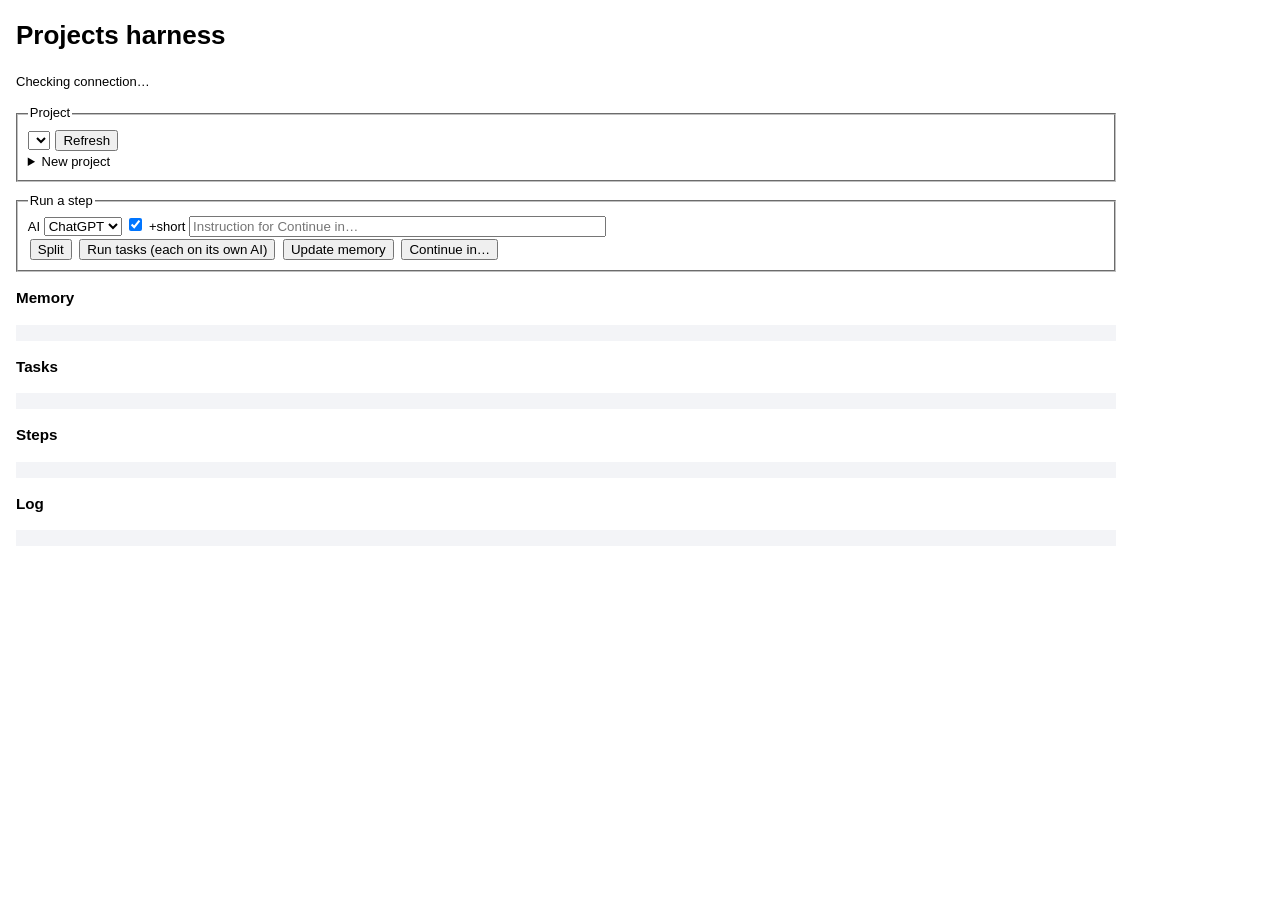
<file: test/harness/index.html>
<!DOCTYPE html>
<!-- Dev harness for the Projects workflow. Serve the repo root (python3 -m http.server 8765) and open
     http://localhost:8765/test/harness/ with "Dev harness" switched on in Settings (manager.html?debug).
     Talks to the background through content.js's agyTestRequest relay. window.harness is there for scripted runs. -->
<html lang="en">
<head>
<meta charset="UTF-8">
<title>WM Projects harness</title>
<script src="../../utils/workflow_prompts.js"></script>
<style>
  body { font: 13px/1.45 -apple-system, sans-serif; margin: 16px; max-width: 1100px; }
  textarea { width: 100%; font: 12px ui-monospace, Menlo, monospace; }
  pre { background: #f3f4f7; padding: 8px; white-space: pre-wrap; word-break: break-word; max-height: 320px; overflow: auto; }
  fieldset { margin: 10px 0; }
  button { margin: 2px; }
  #log { max-height: 200px; }
</style>
</head>
<body>
<h1>Projects harness</h1>
<p id="conn">Checking connection…</p>

<fieldset><legend>Project</legend>
  <select id="project"></select> <button id="refresh">Refresh</button>
  <details><summary>New project</summary>
    <input id="new-title" placeholder="Title" size="40">
    <textarea id="new-memory" rows="8" placeholder="Memory markdown (empty = template)"></textarea>
    <button id="create">Create</button>
  </details>
</fieldset>

<fieldset><legend>Run a step</legend>
  <label>AI <select id="ai"><option value="chatgpt">ChatGPT</option><option value="gemini">Gemini</option></select></label>
  <label><input type="checkbox" id="short" checked> +short</label>
  <input id="instruction" placeholder="Instruction for Continue in…" size="50"><br>
  <button id="split">Split</button>
  <button id="run-tasks">Run tasks (each on its own AI)</button>
  <button id="mem-update">Update memory</button>
  <button id="resume">Continue in…</button>
</fieldset>

<h3>Memory</h3><pre id="memory"></pre>
<h3>Tasks</h3><pre id="tasks"></pre>
<h3>Steps</h3><pre id="steps"></pre>
<h3>Log</h3><pre id="log"></pre>

<script>
  const P = window.WorkflowPrompts;
  const $ = id => document.getElementById(id);

  function call(action, payload = {}) {
    return new Promise((resolve) => {
      const id = Math.random().toString(36).slice(2);
      const timer = setTimeout(() => resolve({ status: 'error', error: 'No reply (Dev harness off?)' }), 5000);
      document.addEventListener('agyTestResponse_' + id, (e) => { clearTimeout(timer); resolve(JSON.parse(e.detail)); }, { once: true });
      document.dispatchEvent(new CustomEvent('agyTestRequest', { detail: JSON.stringify({ id, action, payload }) }));
    });
  }

  function log(...args) {
    $('log').textContent = `${new Date().toLocaleTimeString()} ${args.map(a => typeof a === 'string' ? a : JSON.stringify(a)).join(' ')}\n` + $('log').textContent;
  }

  let current = null;

  async function refresh() {
    const res = await call('wf_list');
    $('conn').textContent = res.status === 'success' ? `Connected · ${res.projects.length} project(s)` : `Not connected: ${res.error}`;
    if (res.status !== 'success') return;
    const sel = $('project');
    const keep = sel.value;
    sel.innerHTML = res.projects.map(p => `<option value="${p.id}">${p.title}</option>`).join('');
    if (keep && res.projects.some(p => p.id === keep)) sel.value = keep;
    current = res.projects.find(p => p.id === sel.value) || null;
    render();
  }

  function render() {
    if (!current) { $('memory').textContent = $('tasks').textContent = $('steps').textContent = ''; return; }
    const mem = current.memory[current.memory.length - 1];
    $('memory').textContent = `v${mem.v} · ${mem.by} · ${mem.note || ''}\n\n${mem.text}`;
    $('tasks').textContent = current.tasks.map(t =>
      `[${t.status}] ${t.title} → ${t.ai}\n  needs: ${t.needs.join(', ')}\n  result: ${t.result ? t.result.slice(0, 300) : '-'}`).join('\n\n');
    $('steps').textContent = current.steps.map(s =>
      `${new Date(s.startedAt).toLocaleTimeString()} ${s.kind} · ${s.ai} · ${s.status}${s.error ? ' · ' + s.error : ''}${s.url ? '\n  ' + s.url : ''}`).join('\n');
  }

  const memoryText = () => current.memory[current.memory.length - 1].text;
  const opts = () => ({ short: $('short').checked });

  async function run(kind, ai, message, taskId) {
    const res = await call('wf_run', { projectId: current.id, kind, ai, message, taskId });
    log(kind, ai, res.status, res.error || res.step?.id);
    return res;
  }

  const actions = {
    async split() { return run('split', $('ai').value, P.buildSplit(memoryText(), opts())); },
    async runTasks() {
      const out = [];
      for (const t of current.tasks.filter(t => t.status !== 'done')) {
        out.push(await run('task', t.ai, P.buildTask(memoryText(), t, opts()), t.id));
      }
      return out;
    },
    async memUpdate() {
      const results = current.tasks.filter(t => t.status === 'done').map(t => ({ title: t.title, text: t.result }));
      return run('mem-update', $('ai').value, P.buildMemUpdate(memoryText(), results));
    },
    async resume() { return run('resume', $('ai').value, P.buildResume(memoryText(), $('instruction').value, opts())); }
  };

  $('refresh').onclick = refresh;
  $('project').onchange = refresh;
  $('create').onclick = async () => {
    const title = $('new-title').value.trim() || 'Untitled';
    const res = await call('wf_create', { title, memory: $('new-memory').value.trim() || P.emptyMemory(title, '') });
    log('create', res.status, res.error || res.project.id);
    await refresh();
    $('project').value = res.project?.id || '';
    await refresh();
  };
  $('split').onclick = actions.split;
  $('run-tasks').onclick = actions.runTasks;
  $('mem-update').onclick = actions.memUpdate;
  $('resume').onclick = actions.resume;

  // For scripted runs (Claude in Chrome): harness.call('wf_get', {...}), harness.actions.split(), harness.state()
  window.harness = { call, actions, refresh, state: () => current, select: async (id) => { $('project').value = id; await refresh(); } };

  refresh();
  setInterval(refresh, 3000);
</script>
</body>
</html>
</file>
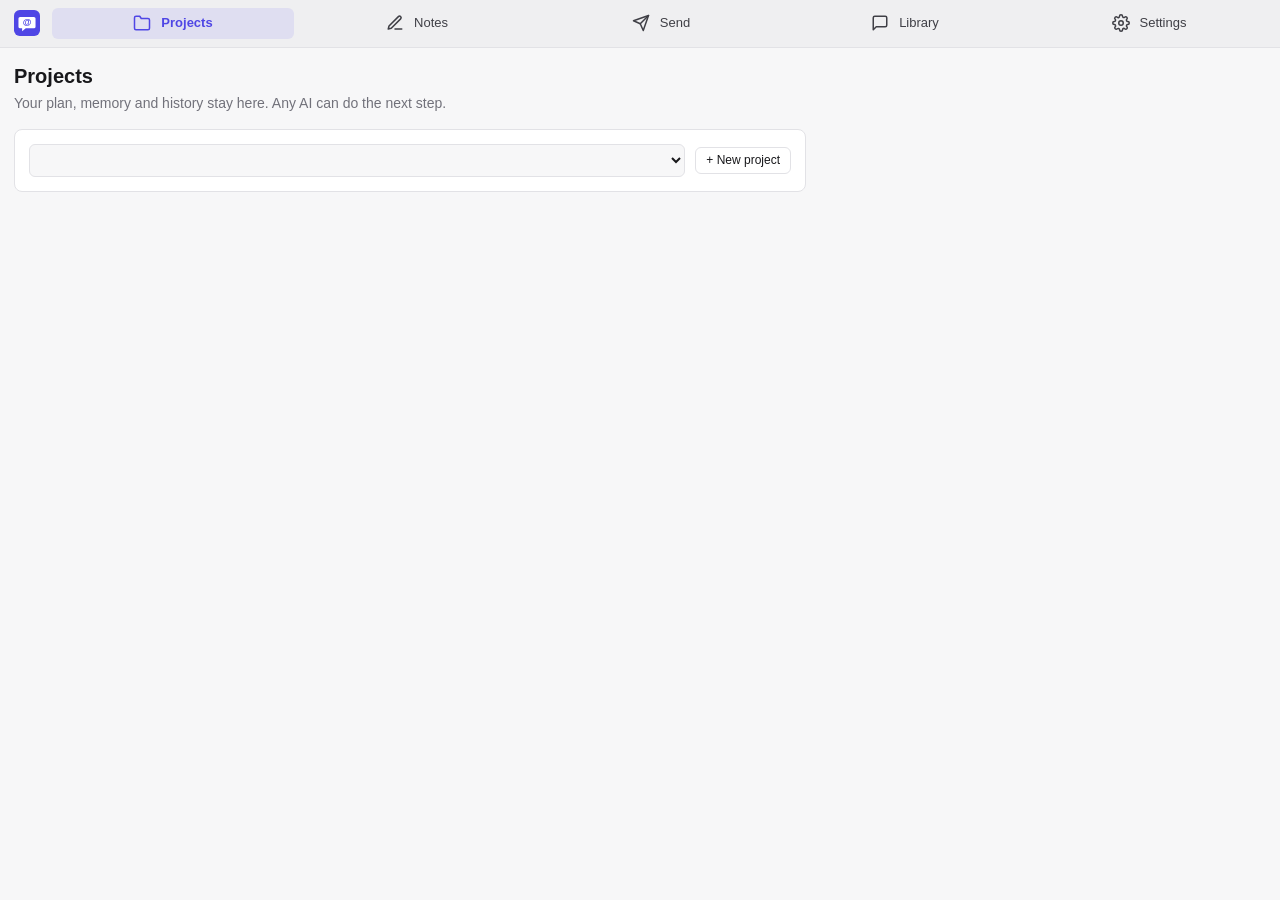
<file: ui/manager.html>
<!DOCTYPE html>
<html lang="en">
<head>
  <meta charset="UTF-8">
  <meta name="viewport" content="width=device-width, initial-scale=1.0">
  <title>Workspace Manager</title>
  <link rel="icon" href="../icons/icon.svg">
  <link rel="stylesheet" href="manager.css">
  <script src="../utils/site_profiles_registry.js" defer></script>
  <script src="../utils/skills_registry.js" defer></script>
  <script src="../utils/styles_registry.js" defer></script>
  <script src="../utils/library.js" defer></script>
  <script src="../utils/picker_core.js" defer></script>
  <script src="modules/picker_tray.js" defer></script>
  <script src="modules/markdown_view.js" defer></script>
  <!-- Hidden in v0.6 (code kept): modules/context_transfer.js, modules/broadcast.js, modules/orchestrator.js -->
  <script src="../utils/workflow_prompts.js" defer></script>
  <script src="modules/projects.js" defer></script>
  <script src="../utils/notes_store.js" defer></script>
  <script src="modules/notes.js" defer></script>
  <script src="modules/send.js" defer></script>
  <script src="modules/skills.js" defer></script>
  <script src="modules/library_page.js" defer></script>
  <script src="modules/connection.js" defer></script>
  <script src="modules/debug_test.js" defer></script>
  <script src="manager.js" defer></script>
</head>
<body>
  <div class="app-container">
    <!-- Left Panel: Sidebar Navigation -->
    <aside class="sidebar">
      <div class="sidebar-header">
        <img class="logo" src="../icons/icon.svg" alt="">
        <span class="brand-title">Workspace Manager</span>
      </div>

      <nav class="nav-menu">
        <button class="nav-item active" data-target="projects">
          <svg class="nav-icon" viewBox="0 0 24 24" fill="none" stroke="currentColor" stroke-width="2" stroke-linecap="round" stroke-linejoin="round">
            <path d="M22 19a2 2 0 0 1-2 2H4a2 2 0 0 1-2-2V5a2 2 0 0 1 2-2h5l2 3h9a2 2 0 0 1 2 2z"></path>
          </svg>
          <span class="nav-label">Projects</span>
        </button>

        <button class="nav-item" data-target="notes">
          <svg class="nav-icon" viewBox="0 0 24 24" fill="none" stroke="currentColor" stroke-width="2" stroke-linecap="round" stroke-linejoin="round">
            <path d="M12 20h9"></path>
            <path d="M16.5 3.5a2.1 2.1 0 0 1 3 3L7 19l-4 1 1-4z"></path>
          </svg>
          <span class="nav-label">Notes</span>
        </button>

        <button class="nav-item" data-target="send">
          <svg class="nav-icon" viewBox="0 0 24 24" fill="none" stroke="currentColor" stroke-width="2" stroke-linecap="round" stroke-linejoin="round">
            <line x1="22" y1="2" x2="11" y2="13"></line>
            <polygon points="22 2 15 22 11 13 2 9 22 2"></polygon>
          </svg>
          <span class="nav-label">Send</span>
        </button>

        <button class="nav-item" data-target="skills">
          <svg class="nav-icon" viewBox="0 0 24 24" fill="none" stroke="currentColor" stroke-width="2" stroke-linecap="round" stroke-linejoin="round">
            <path d="M21 15a2 2 0 0 1-2 2H7l-4 4V5a2 2 0 0 1 2-2h14a2 2 0 0 1 2 2z"></path>
          </svg>
          <span class="nav-label">Library</span>
        </button>

        <button class="nav-item" data-target="settings">
          <svg class="nav-icon" viewBox="0 0 24 24" fill="none" stroke="currentColor" stroke-width="2" stroke-linecap="round" stroke-linejoin="round">
            <circle cx="12" cy="12" r="3"></circle>
            <path d="M19.4 15a1.65 1.65 0 0 0 .33 1.82l.06.06a2 2 0 1 1-2.83 2.83l-.06-.06a1.65 1.65 0 0 0-1.82-.33 1.65 1.65 0 0 0-1 1.51V21a2 2 0 1 1-4 0v-.09A1.65 1.65 0 0 0 9 19.4a1.65 1.65 0 0 0-1.82.33l-.06.06a2 2 0 1 1-2.83-2.83l.06-.06A1.65 1.65 0 0 0 4.68 15a1.65 1.65 0 0 0-1.51-1H3a2 2 0 1 1 0-4h.09A1.65 1.65 0 0 0 4.6 9a1.65 1.65 0 0 0-.33-1.82l-.06-.06a2 2 0 1 1 2.83-2.83l.06.06A1.65 1.65 0 0 0 9 4.68a1.65 1.65 0 0 0 1-1.51V3a2 2 0 1 1 4 0v.09a1.65 1.65 0 0 0 1 1.51 1.65 1.65 0 0 0 1.82-.33l.06-.06a2 2 0 1 1 2.83 2.83l-.06.06A1.65 1.65 0 0 0 19.4 9a1.65 1.65 0 0 0 1.51 1H21a2 2 0 1 1 0 4h-.09a1.65 1.65 0 0 0-1.51 1z"></path>
          </svg>
          <span class="nav-label">Settings</span>
        </button>

        <button class="nav-item debug-mode-only" data-target="debug-test">
          <svg class="nav-icon" viewBox="0 0 24 24" fill="none" stroke="currentColor" stroke-width="2" stroke-linecap="round" stroke-linejoin="round">
            <polyline points="4 17 10 11 4 5"></polyline>
            <line x1="12" y1="19" x2="20" y2="19"></line>
          </svg>
          <span class="nav-label">Debug</span>
        </button>
      </nav>
    </aside>

    <!-- Right Panel: Dynamic Content View -->
    <main class="content-area">

      <!-- Projects Module -->
      <section id="view-projects" class="module-view active">
        <div class="view-header">
          <h1 class="view-title">Projects</h1>
          <p class="view-description">Your plan, memory and history stay here. Any AI can do the next step.</p>
        </div>

        <div class="view-body">
          <div class="card project-bar">
            <select id="proj-select" class="select" aria-label="Project"></select>
            <button id="btn-proj-new" class="btn btn-small">+ New project</button>
          </div>

          <div id="proj-new-form" class="card form" hidden>
            <h2>New project</h2>
            <label for="proj-new-goal">What do you want to get done?</label>
            <textarea id="proj-new-goal" class="text-input" rows="3" placeholder="Plan a one-day trip to Chicago on Saturday, back by 9 pm, no car, about $80."></textarea>
            <label for="proj-new-title">Name <span class="muted">(optional)</span></label>
            <input type="text" id="proj-new-title" class="text-input" placeholder="Saturday in Chicago">
            <p class="muted small">That's all. The AI plans the work and keeps the project memory up to date as it goes.</p>
            <div class="form-actions">
              <button type="button" id="btn-proj-new-cancel" class="btn">Cancel</button>
              <button type="button" id="btn-proj-create" class="btn btn-primary">Create</button>
            </div>
          </div>

          <div id="proj-empty" class="card empty-state" hidden>
            <p>No projects yet.</p>
            <button id="btn-proj-first" class="btn btn-primary">Start your first project</button>
            <p class="muted small">Sign in to ChatGPT or Gemini in this browser first; the extension uses your own accounts.</p>
            <p class="muted">Write what you want to get done in one sentence. The AI plans it, runs the parts in separate chats (ChatGPT and Gemini), combines the results and keeps a memory you can take to any chat.</p>
          </div>

          <div id="proj-main" hidden>
            <div class="card">
              <div class="card-header">
                <h2>Steps</h2>
                <label class="main-ai small">Main AI <select id="proj-main-ai" class="select"><option value="chatgpt">ChatGPT</option><option value="gemini">Gemini</option></select></label>
              </div>
              <ol id="proj-flow" class="flow"></ol>
              <p id="proj-status" class="status-line"></p>
            </div>

            <div class="card">
              <button id="btn-proj-mem-toggle" class="fold-head" aria-expanded="false">
                <span class="fold-arrow">▸</span> Memory <span id="proj-mem-version" class="muted small"></span>
                <span id="proj-mem-new" class="status-chip status-working" hidden>new changes</span>
              </button>
              <p class="muted small memory-explainer">What every AI gets told about this project.</p>
              <div id="proj-mem-body" class="fold-body" hidden>
                <div id="proj-mem-changes" class="mem-changes" hidden></div>
                <div id="proj-mem-view" class="md-view mem-view"></div>
                <textarea id="proj-memory" class="text-input mono mem-text" rows="12" spellcheck="false" hidden></textarea>
                <div class="composer-footer">
                  <span id="proj-mem-status" class="status-line"></span>
                  <div class="mem-actions">
                    <button id="btn-proj-mem-edit" class="btn-link">Edit</button>
                    <button id="btn-proj-history" class="btn-link">Versions</button>
                    <button id="btn-proj-undo" class="btn-link">Undo last update</button>
                    <button id="btn-proj-tidy" class="btn-link" title="Ask AI to tidy the memory from the task results">Ask AI to tidy</button>
                    <button id="btn-proj-mem-cancel" class="btn-link" hidden>Cancel</button>
                    <button id="btn-proj-mem-save" class="btn btn-small" hidden>Save as new version</button>
                  </div>
                </div>
                <div id="proj-history" class="history-list" hidden></div>
              </div>
            </div>

            <div class="card">
              <button id="btn-proj-log-toggle" class="fold-head" aria-expanded="false">
                <span class="fold-arrow">▸</span> History <span id="proj-log-count" class="muted small"></span>
              </button>
              <div id="proj-log-body" class="fold-body" hidden>
                <div id="proj-steps" class="step-list"></div>
                <div class="task-actions"><button id="btn-proj-delete" class="btn-link danger-link">Delete project</button></div>
              </div>
            </div>
          </div>

          <dialog id="proj-archive" class="archive-dialog">
            <div class="card-header"><h2 id="proj-archive-title">Full answer</h2><span class="archive-actions"><button id="btn-proj-archive-copy" class="btn btn-small">Copy</button><button id="btn-proj-archive-close" class="btn btn-small">Close</button></span></div>
            <button id="btn-proj-archive-original" class="btn-link">Show original</button>
            <div id="proj-archive-text" class="md-view"></div>
          </dialog>
        </div>
      </section>

      <!-- Notes Module -->
      <section id="view-notes" class="module-view">
        <div class="view-header">
          <h1 class="view-title">Notes</h1>
          <p class="view-description">Your own notes, saved as you type. Type ;; in any message box to put one in. The AI changes a note only when you ask, and you see the change first.</p>
        </div>

        <div class="view-body prompts-layout">
          <div class="card prompts-list-card">
            <div class="card-header">
              <h2>Your notes</h2>
              <button id="btn-note-new" class="btn btn-small">+ New</button>
            </div>
            <input type="search" id="note-search" class="text-input" placeholder="Search notes" aria-label="Search notes">
            <div id="notes-list" class="prompts-list"></div>
          </div>

          <div class="card prompts-editor-card note-editor">
            <div id="note-empty" class="empty-state">
              <p>No note open.</p>
              <p class="muted">Your own ideas, links and notes. Select text on any page and right-click → <em>Save to Notes</em>.</p>
            </div>
            <div id="note-body" class="form" hidden>
              <input type="text" id="note-title" class="text-input note-title" placeholder="Title (optional)" aria-label="Title">
              <div id="note-view" class="md-view note-view" hidden title="Click to edit"></div>
              <textarea id="note-text" class="text-input note-text" placeholder="Write anything…" aria-label="Note"></textarea>
              <div class="note-ai">
                <span id="note-ai-scope" class="muted small">AI · whole note:</span>
                <span id="note-tweak-slot" class="tweak-control"></span>
                <form id="note-ai-form" class="note-ai-form">
                  <input type="text" id="note-ai-custom" class="text-input" placeholder="Or say what to do…" aria-label="What the AI should do">
                  <button type="submit" id="btn-note-ask" class="btn btn-primary btn-small" disabled>Ask</button>
                </form>
              </div>
              <div id="note-proposal" class="note-proposal" hidden>
                <div id="note-proposal-head" class="note-proposal-head"></div>
                <div id="note-proposal-diff" class="diff note-diff"></div>
                <div id="note-proposal-actions" class="form-actions">
                  <button type="button" id="btn-note-discard" class="btn">Discard</button>
                  <button type="button" id="btn-note-apply" class="btn btn-primary">Apply</button>
                </div>
              </div>
              <div class="composer-footer">
                <span id="note-status" class="status-line"></span>
                <div class="mem-actions">
                  <button type="button" id="btn-note-edit" class="btn-link">Edit</button>
                  <button type="button" id="btn-note-versions" class="btn-link">Versions</button>
                  <button type="button" id="btn-note-undo" class="btn-link">Undo</button>
                  <button type="button" id="btn-note-project" class="btn-link" title="A new project with this note as its goal">Start a project</button>
                  <button type="button" id="btn-note-delete" class="btn-link danger-link">Delete</button>
                </div>
              </div>
              <div id="note-history" class="history-list" hidden></div>
            </div>
          </div>
        </div>
      </section>

      <!-- Send Module -->
      <section id="view-send" class="module-view">
        <div class="view-header">
          <h1 class="view-title">Send</h1>
          <p class="view-description">Type once, send to the chatbot tabs you pick, and see when each one is done.</p>
        </div>

        <div class="view-body">
          <div class="card">
            <div class="card-header">
              <h2>Open chatbot tabs</h2>
              <button id="btn-send-select-all" class="btn-link">Select all / none</button>
            </div>
            <div id="send-tabs-list" class="tab-list">
              <div class="empty-note">Looking for chatbot tabs…</div>
            </div>
          </div>

          <div class="card">
            <textarea id="send-prompt" class="text-input composer" placeholder="Type a prompt. Type ;; for saved prompts, styles and project memory. Press ⌘/Ctrl + Enter to send."></textarea>
            <span id="send-style-line"></span>
            <div class="composer-footer">
              <span id="send-status" class="status-line"></span>
              <div class="composer-actions">
                <span id="send-answer-slot"></span>
                <button id="btn-send" class="btn btn-primary">Send</button>
              </div>
            </div>
          </div>
        </div>
      </section>

      <!-- Library Module: Prompts and Styles tabs (section id kept as view-skills) -->
      <section id="view-skills" class="module-view">
        <div class="view-header">
          <h1 class="view-title">Library</h1>
          <div class="lib-tabs" role="tablist">
            <button type="button" class="lib-tab active" role="tab" data-tab="prompts" aria-selected="true"><span class="lib-sym kind-prompts">@</span> Prompts</button>
            <button type="button" class="lib-tab" role="tab" data-tab="styles" aria-selected="false"><span class="lib-sym kind-styles">≡</span> Styles</button>
          </div>
          <p class="view-description" id="lib-description">Saved prompts. On a supported chat site, type ;; in the message box to pick one (you can change the key in Settings).</p>
        </div>

        <div class="view-body prompts-layout lib-panel" id="lib-prompts" role="tabpanel">
          <div class="card prompts-list-card">
            <div class="card-header">
              <h2>Your prompts</h2>
              <button id="btn-add-skill-trigger" class="btn btn-small">+ New</button>
            </div>
            <div id="skills-list" class="prompts-list"></div>
          </div>

          <div class="card prompts-editor-card">
            <h2 id="skill-editor-title">Prompt</h2>
            <form id="skill-form" class="form">
              <label for="input-skill-keyword">Keyword</label>
              <input type="text" id="input-skill-keyword" class="text-input" placeholder="@my_prompt" required>

              <label for="input-skill-desc">Description</label>
              <input type="text" id="input-skill-desc" class="text-input" placeholder="What is it for?">

              <label for="textarea-skill-prompt">Prompt text</label>
              <textarea id="textarea-skill-prompt" class="text-input prompt-text" placeholder="The text that gets inserted…" required></textarea>

              <div class="form-actions">
                <button type="button" id="btn-delete-skill" class="btn btn-danger">Delete</button>
                <button type="button" id="btn-reset-skill" class="btn" hidden>Reset to original</button>
                <button type="submit" id="btn-save-skill" class="btn btn-primary">Save</button>
              </div>
            </form>
          </div>
        </div>
        <div class="view-body prompts-layout lib-panel" id="lib-styles" role="tabpanel" hidden>
          <div class="card prompts-list-card">
            <div class="card-header">
              <h2>Answer styles</h2>
              <button id="btn-add-style" class="btn btn-small">+ New</button>
            </div>
            <div id="styles-list" class="prompts-list"></div>
          </div>

          <div class="card prompts-editor-card">
            <h2 id="style-editor-title">Style</h2>
            <form id="style-form" class="form">
              <label for="input-style-name">Name</label>
              <input type="text" id="input-style-name" class="text-input" placeholder="Formal tone" required>

              <label for="select-style-group">Group</label>
              <select id="select-style-group" class="text-input"></select>
              <p id="style-group-hint" class="muted small-note"></p>

              <label for="textarea-style-text">Requirement text</label>
              <textarea id="textarea-style-text" class="text-input prompt-text style-text" placeholder="Use a formal tone." required></textarea>
              <p class="muted small-note">Goes into the last line of the message: <span id="style-line-preview"></span></p>

              <div class="form-actions">
                <button type="button" id="btn-delete-style" class="btn btn-danger">Delete</button>
                <button type="button" id="btn-reset-style" class="btn">Reset to original</button>
                <button type="submit" class="btn btn-primary">Save</button>
              </div>
            </form>
          </div>
        </div>
      </section>

      <!-- Settings Module (includes the former Connection view) -->
      <section id="view-settings" class="module-view">
        <div class="view-header">
          <h1 class="view-title">Settings</h1>
          <p class="view-description">How the extension looks and behaves.</p>
        </div>

        <div class="view-body">
          <div class="card">
            <h2>Prompt pop-up</h2>
            <div class="setting-row">
              <label for="checkbox-enable-webpage">Show the pop-up on chat sites</label>
              <input type="checkbox" id="checkbox-enable-webpage">
            </div>
            <div class="setting-row">
              <label for="select-trigger-char">Key that opens it</label>
              <select id="select-trigger-char" class="select">
                <option value=";;">;; (recommended)</option>
                <option value="@">@</option>
                <option value="#">#</option>
                <option value="/">/</option>
                <option value="disabled">Off</option>
              </select>
            </div>
          </div>

          <div class="card">
            <h2>Notifications</h2>
            <div class="setting-row">
              <label for="checkbox-notify-done">Notify me when an answer is ready</label>
              <input type="checkbox" id="checkbox-notify-done">
            </div>
            <p class="muted small">Only for tabs shown on the Send page, and only when you are looking at another tab.</p>
          </div>

          <div class="card">
            <h2>Projects</h2>
            <div class="setting-row">
              <label for="checkbox-keep-worker-tabs">Keep chat tabs open after a step</label>
              <input type="checkbox" id="checkbox-keep-worker-tabs">
            </div>
            <p class="muted small">Off: tabs opened for a step close once the answer is saved. You can reopen saved chats from History.</p>
            <div class="setting-row">
              <label for="checkbox-temp-chats">Use temporary chats for Plan and tasks</label>
              <input type="checkbox" id="checkbox-temp-chats">
            </div>
            <p class="muted small">On: these chats stay out of your chat history and can't be reopened once closed; their answers are kept in the project (Full answer). Combine and Continue always use normal chats.</p>
            <div class="setting-row">
              <label for="select-chores-ai">AI for chores (memory updates)</label>
              <select id="select-chores-ai" class="select">
                <option value="same">Same as the project's main AI</option>
                <option value="chatgpt">ChatGPT</option>
                <option value="gemini">Gemini</option>
              </select>
            </div>
            <p class="muted small">Chores run in a temporary chat, so they don't fill up your chat history.</p>
            <div class="setting-row debug-mode-only">
              <label for="checkbox-dev-harness">Dev harness (lets http://localhost pages drive chat tabs)</label>
              <input type="checkbox" id="checkbox-dev-harness">
            </div>
          </div>

          <div class="card">
            <h2>Window</h2>
            <div class="setting-row">
              <span>Open as</span>
              <div class="segment-control">
                <button class="segment-btn active" id="btn-mode-window" data-mode="window">Window</button>
                <button class="segment-btn" id="btn-mode-panel" data-mode="panel">Side panel</button>
              </div>
            </div>
          </div>

          <div id="view-connection" class="card">
            <h2>Supported sites</h2>
            <p class="muted small">ChatGPT and Gemini are tested in this version. Claude and Copilot may need selector updates.</p>
            <div class="site-tags">
              <span class="tag">ChatGPT</span><span class="tag">Gemini</span><span class="tag">Claude</span><span class="tag">Copilot</span>
            </div>
            <details class="advanced">
              <summary>Advanced: check a site profile (JSON)</summary>
              <textarea id="textarea-profile-import" class="text-input mono" placeholder='{ "siteName": "CustomSite", "selectors": { "inputSelector": "..." } }'></textarea>
              <div class="form-actions start">
                <button id="btn-validate-profile" class="btn btn-small">Check</button>
                <span id="profile-validation-badge" class="dbg-status-badge"></span>
              </div>
            </details>
          </div>
        </div>
      </section>

      <!-- Debug Test Module -->
      <section id="view-debug-test" class="module-view debug-mode-only">
        <div class="view-header">
          <div class="title-wrap">
            <h1 class="view-title">Debug Test Suite</h1>
            <p class="view-description">Run Website DOM automation tests and Browser extension API tests.</p>
          </div>
          <span class="badge badge-indigo">Milestone 1.3</span>
        </div>
        <div class="view-body">
          <div class="debug-grid">
            <!-- Part A: Website Test (DOM Automation) -->
            <div class="debug-card">
              <h3>Part A: Website Test (DOM Automation)</h3>
              <p class="card-desc">Interact with the active AI page tab via bridge.js primitives.</p>
              <div class="debug-controls">
                <div class="dbg-control-row">
                  <button id="btn-dbg-ping" class="dbg-btn">Handshake Ping</button>
                  <span id="dbg-ping-status" class="dbg-status-badge"></span>
                </div>
                
                <div class="dbg-control-row">
                  <div class="dbg-input-group">
                    <input type="text" id="input-dbg-text" placeholder="Prompt text to inject..." class="dbg-text-input">
                    <button id="btn-dbg-write" class="dbg-btn">Write Input</button>
                  </div>
                  <span id="dbg-write-status" class="dbg-status-badge"></span>
                </div>
                
                <div class="dbg-control-row">
                  <button id="btn-dbg-send" class="dbg-btn">Submit Trigger</button>
                  <span id="dbg-send-status" class="dbg-status-badge"></span>
                </div>

                <div class="dbg-control-row">
                  <button id="btn-dbg-observe" class="dbg-btn">Start Observe State</button>
                  <div class="dbg-status-traffic">
                    <div id="dbg-traffic-light" class="traffic-light light-inactive"></div>
                    <span id="dbg-traffic-text" class="traffic-text">Inactive</span>
                  </div>
                </div>
                
                <div class="dbg-control-row dbg-col">
                  <div class="dbg-input-group">
                    <button id="btn-dbg-scan-buttons" class="dbg-btn" title="Scan copy buttons on page">Scan Buttons</button>
                    <select id="select-dbg-copy-button" class="dbg-select">
                      <option value="">Scan page first...</option>
                    </select>
                    <button id="btn-dbg-copy" class="dbg-btn">Copy Turn</button>
                  </div>
                  <pre id="dbg-copy-preview" class="dbg-preview-box dbg-hidden"></pre>
                </div>
                
                <div class="dbg-control-row">
                  <button id="btn-dbg-reset" class="dbg-btn">Reset Tab</button>
                  <span id="dbg-reset-status" class="dbg-status-badge"></span>
                </div>
              </div>
            </div>

            <!-- Part B: Browser Test (Background APIs) -->
            <div class="debug-card">
              <h3>Part B: Browser Test (Background APIs)</h3>
              <p class="card-desc">Verify tab status metrics and messaging channels.</p>
              <div class="debug-controls">
                <div class="dbg-control-row dbg-col">
                  <button id="btn-dbg-fetch-tabs" class="dbg-btn">Fetch Active Tabs</button>
                  <pre id="dbg-tabs-status" class="dbg-preview-box dbg-hidden"></pre>
                </div>
                
                <div class="dbg-control-row">
                  <div class="dbg-input-group">
                    <button id="btn-dbg-scan-tabs" class="dbg-btn" title="Scan browser tabs">Scan Tabs</button>
                    <select id="select-dbg-switch-tab" class="dbg-select">
                      <option value="">Scan tabs first...</option>
                    </select>
                    <button id="btn-dbg-switch-tab" class="dbg-btn">Switch Focus</button>
                  </div>
                  <span id="dbg-switch-status" class="dbg-status-badge"></span>
                </div>
                
                <div class="dbg-control-row">
                  <button id="btn-dbg-clip-bypass" class="dbg-btn">Test Clipboard OS Bypass</button>
                  <span id="dbg-clip-bypass-status" class="dbg-status-badge"></span>
                </div>
                
                <div class="dbg-control-row">
                  <button id="btn-dbg-router" class="dbg-btn">Test Router Navigation</button>
                  <span id="dbg-router-status" class="dbg-status-badge"></span>
                </div>
              </div>
            </div>
          </div>
          
          <!-- Debug Logs Console -->
          <div class="debug-console">
            <div class="console-header">
              <span>Test Console Logs</span>
              <div class="console-actions">
                <button id="btn-dbg-copy-logs" class="clear-btn" style="margin-right: 12px; color: var(--accent-teal);">Copy Logs</button>
                <button id="btn-dbg-clear-logs" class="clear-btn">Clear</button>
              </div>
            </div>
            <div id="debug-log-output" class="console-body">Ready for command. Select a tab in the main window and trigger a handshake.</div>
          </div>
        </div>
      </section>
    </main>
  </div>

  <!-- Detached State Placeholder for Sidebar/Panel view -->
  <div id="detached-placeholder" class="detached-placeholder">
    <div class="placeholder-card">
      <h3>Workspace Manager is open in its own window</h3>
      <p>Click here to show it in the side panel instead.</p>
      <button id="btn-dock-here" class="btn btn-primary">Use side panel</button>
    </div>
  </div>
</body>
</html>
</file>
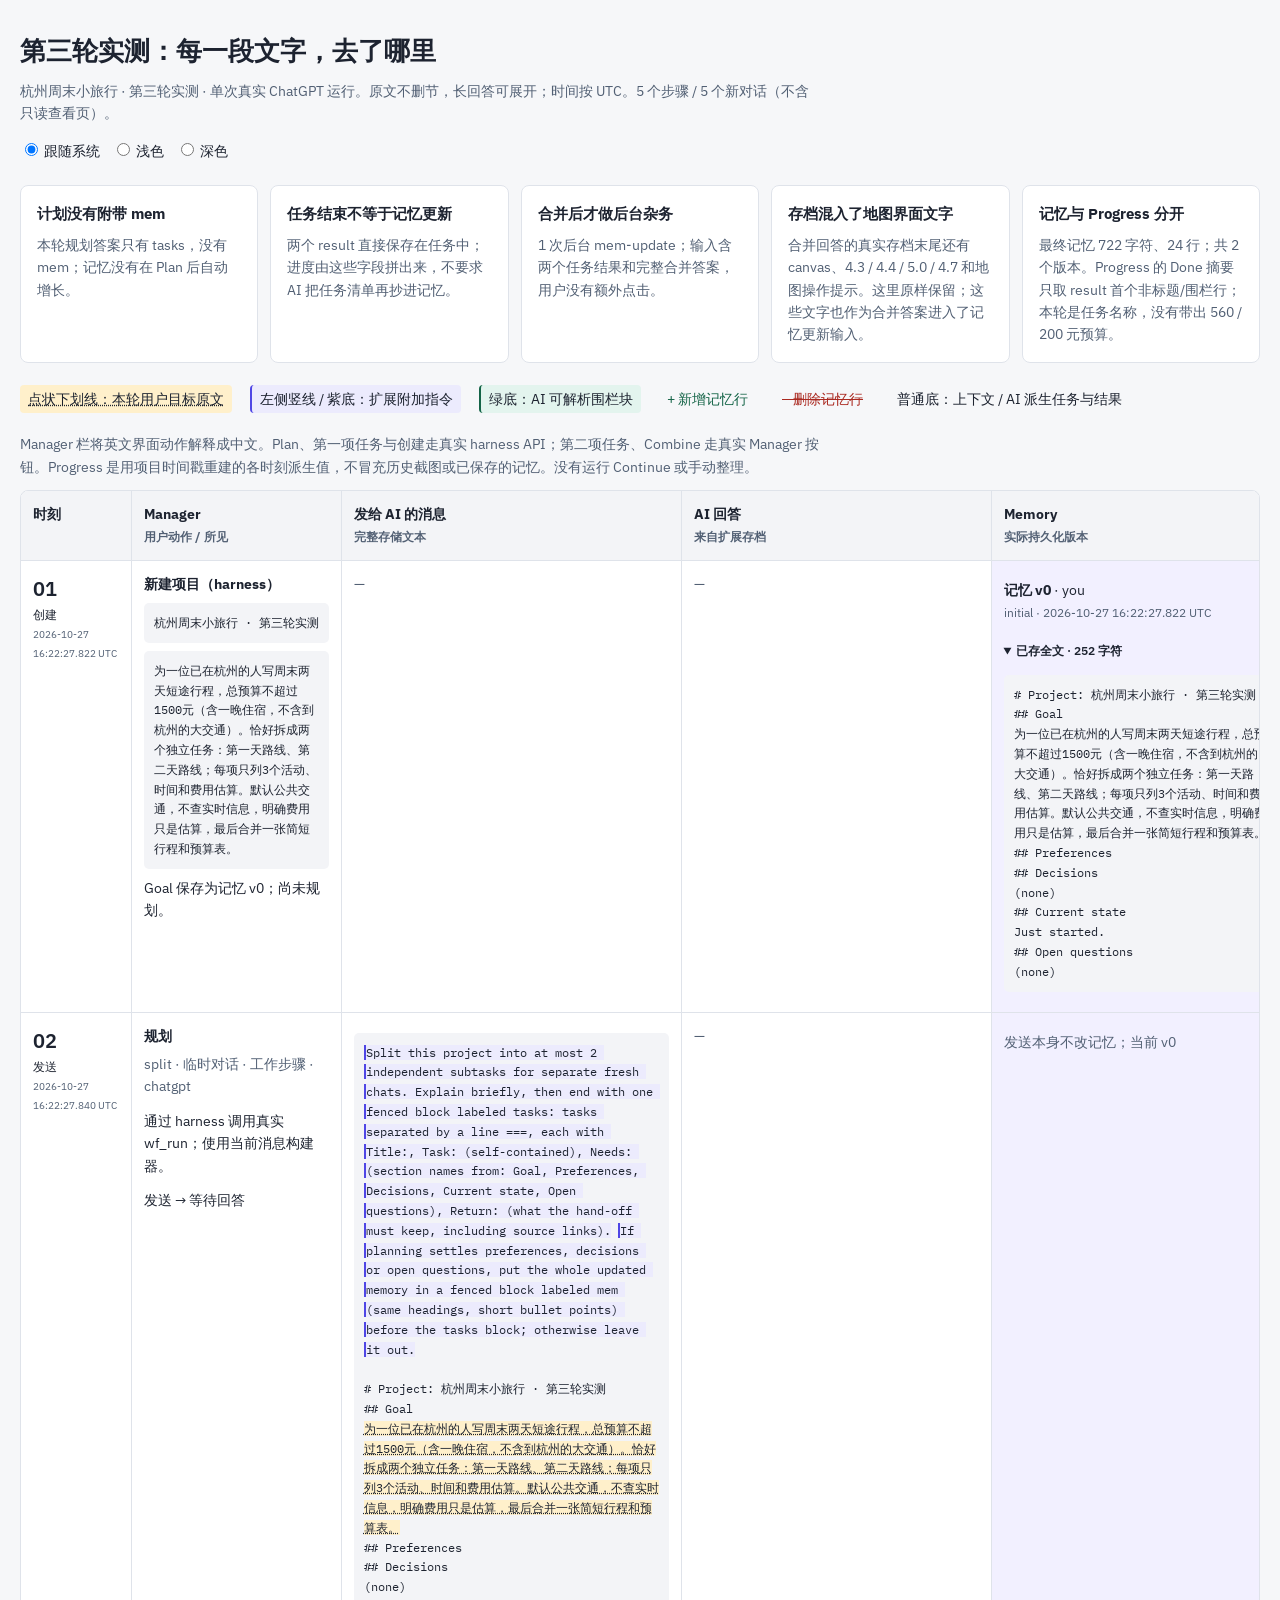
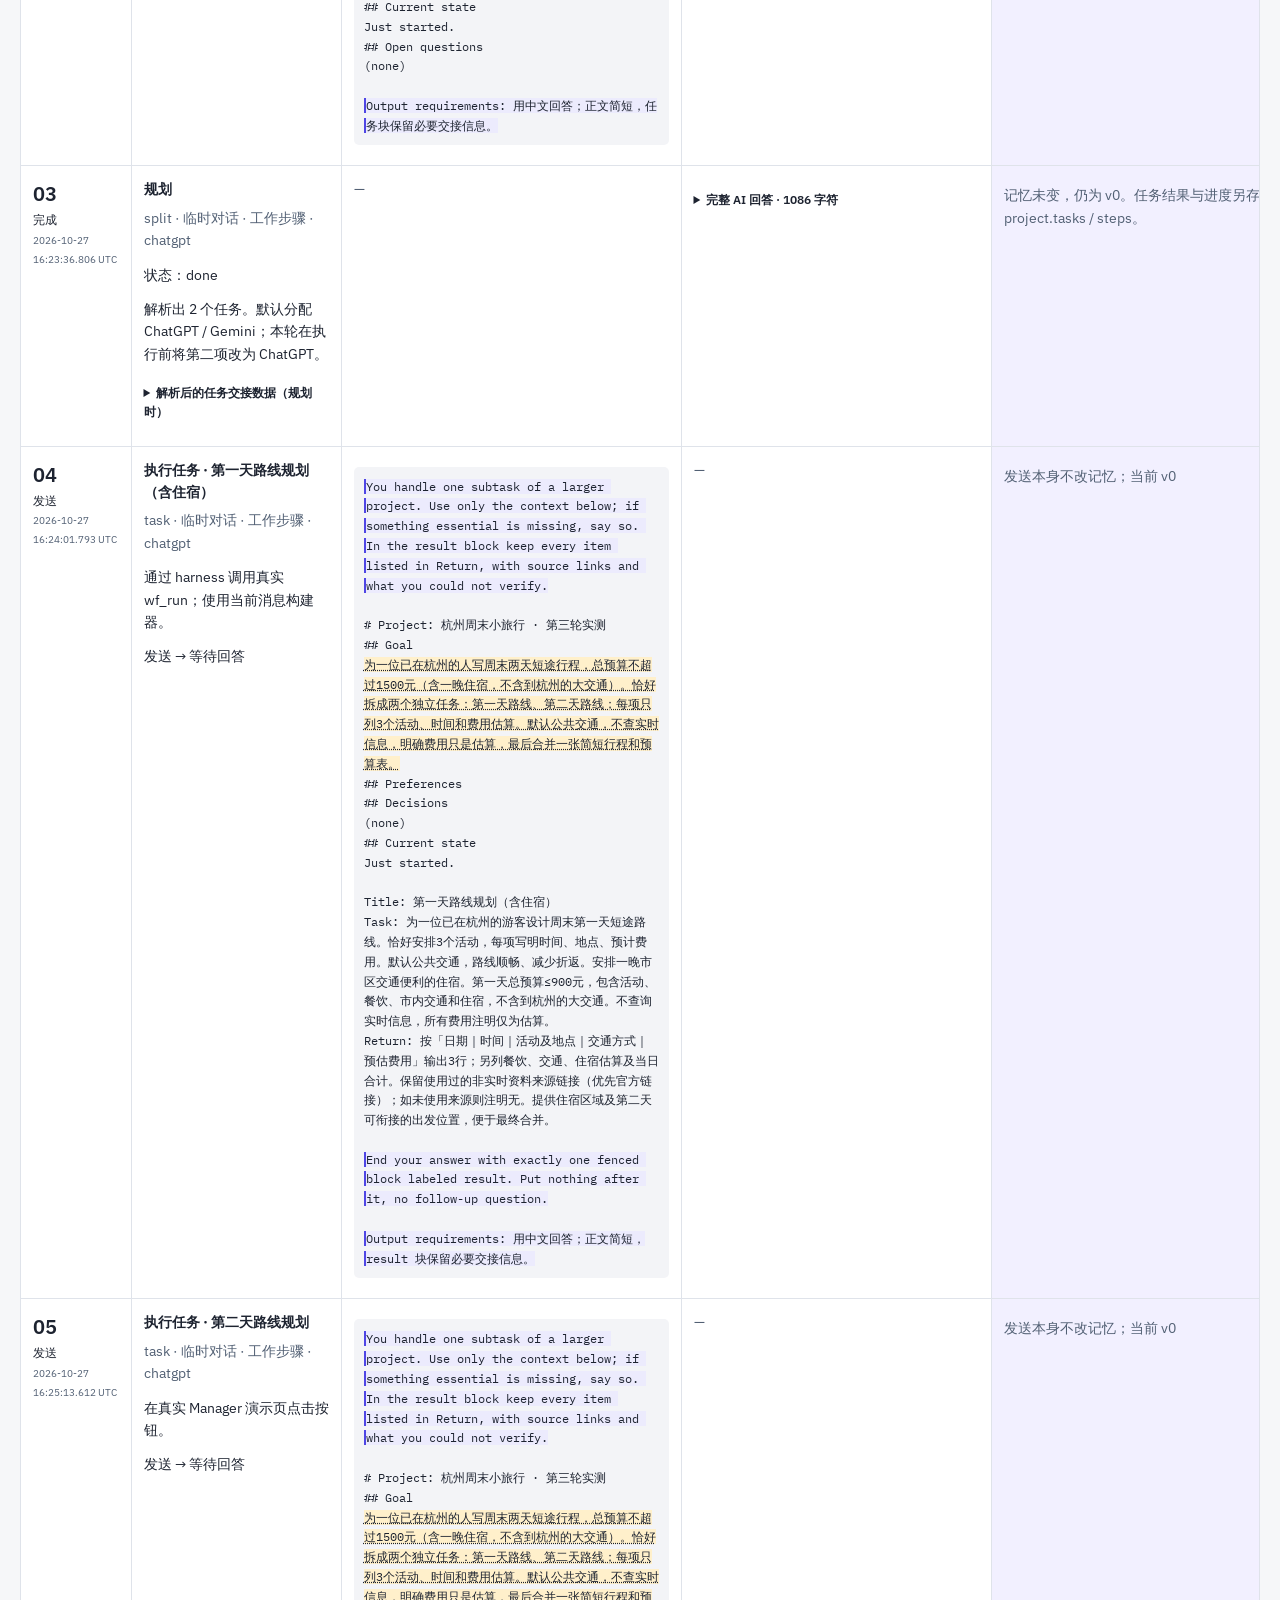
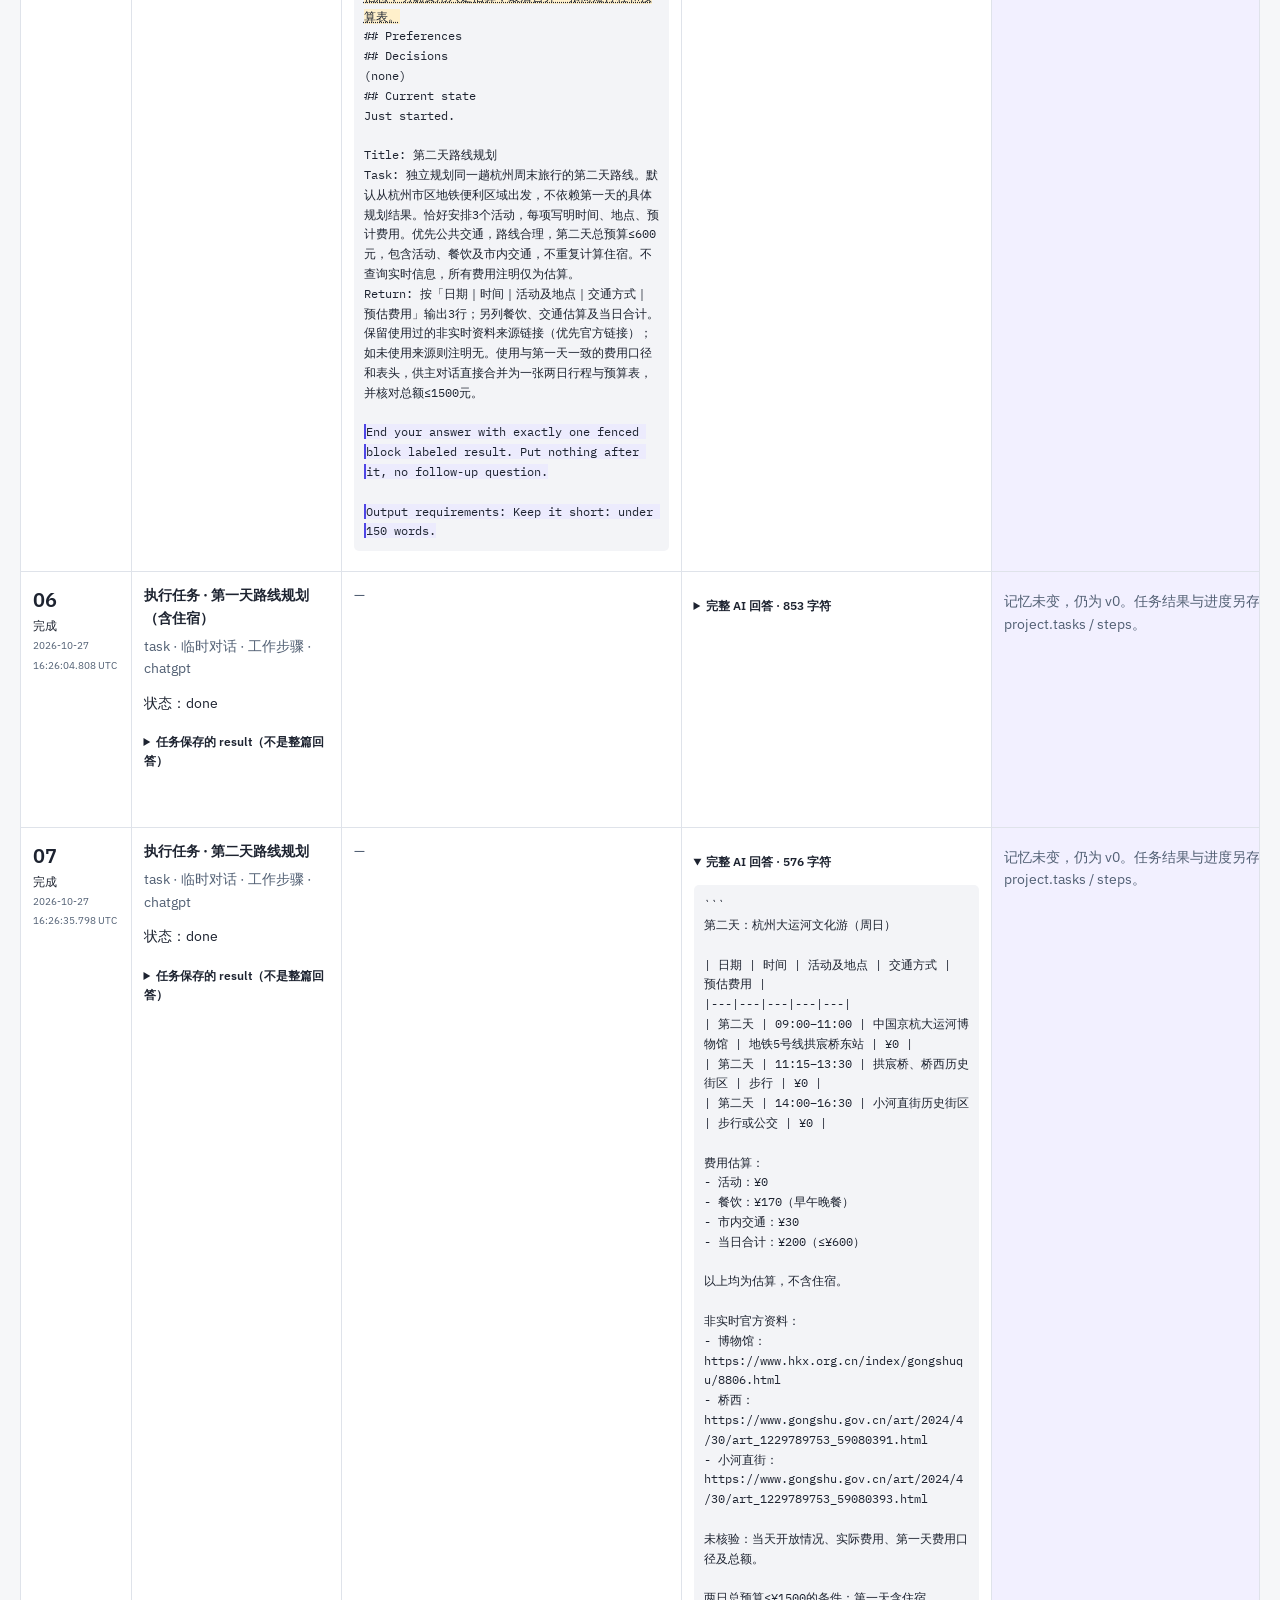
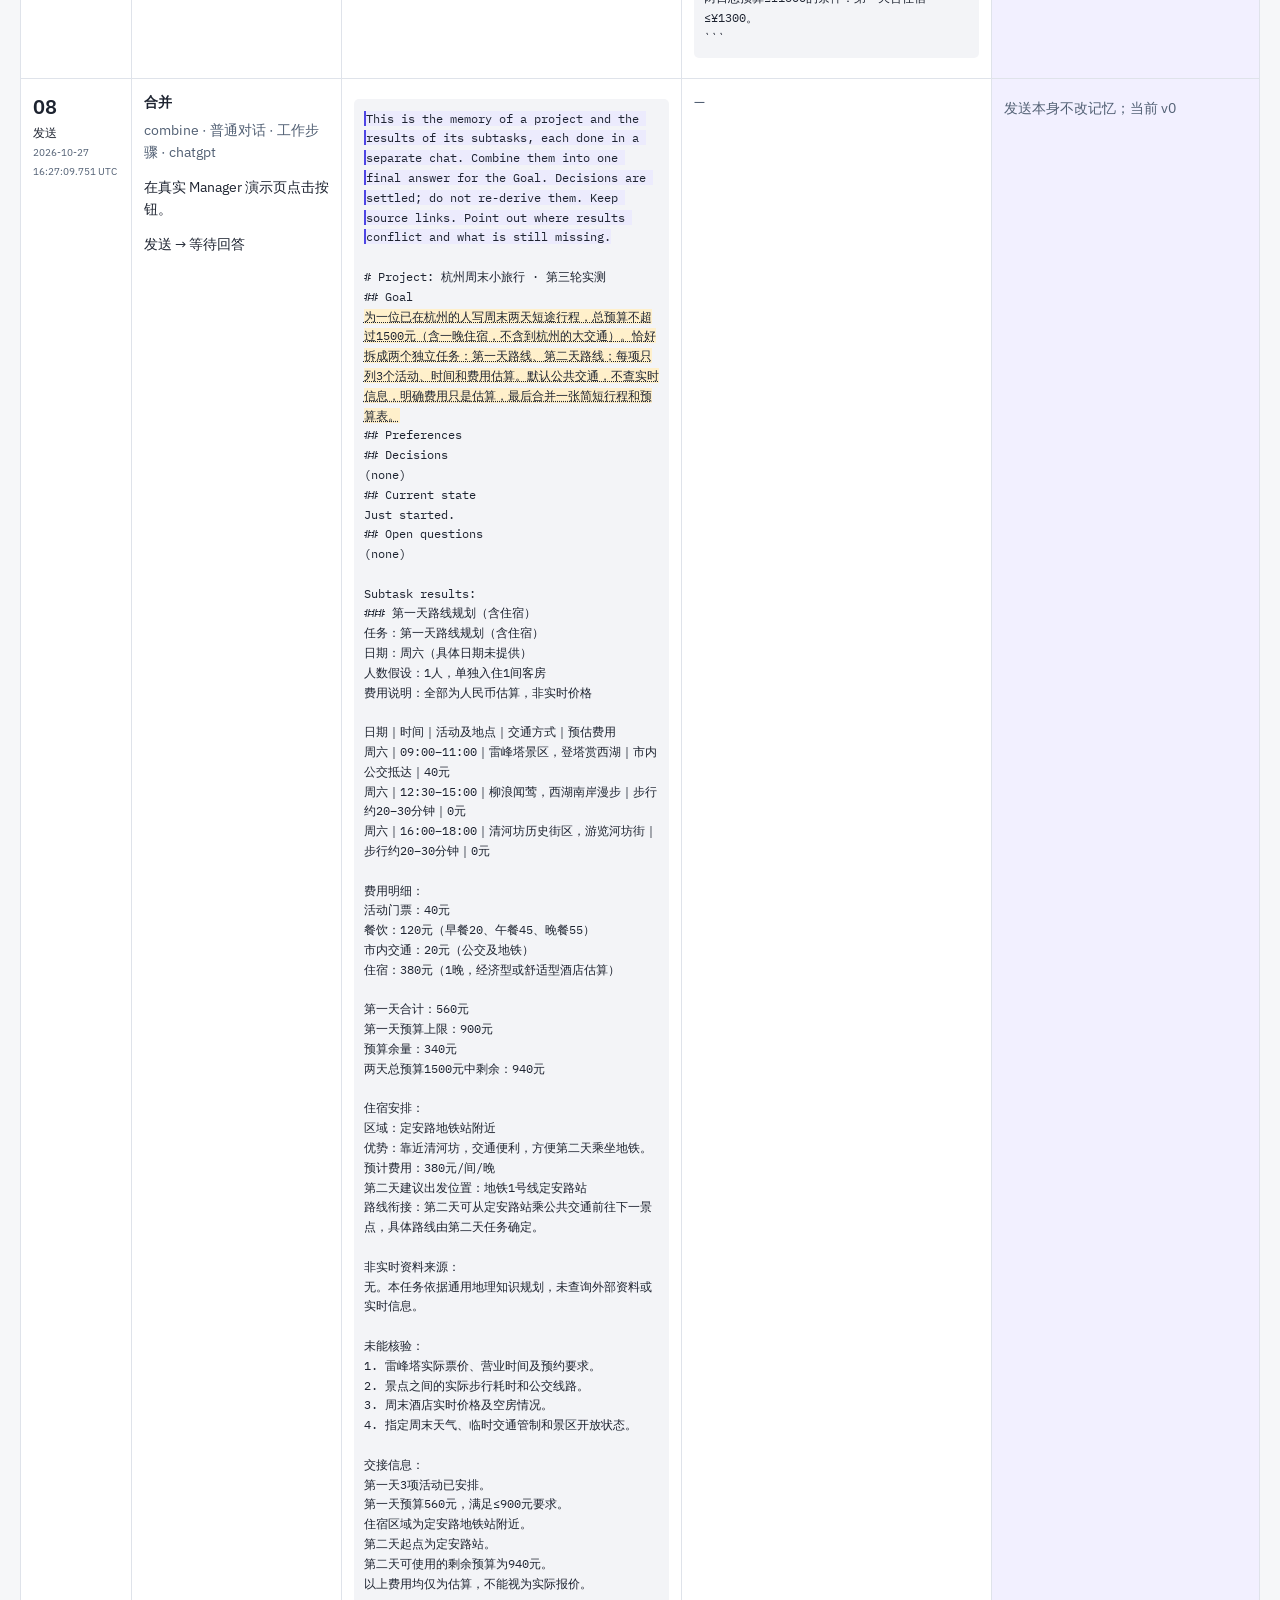
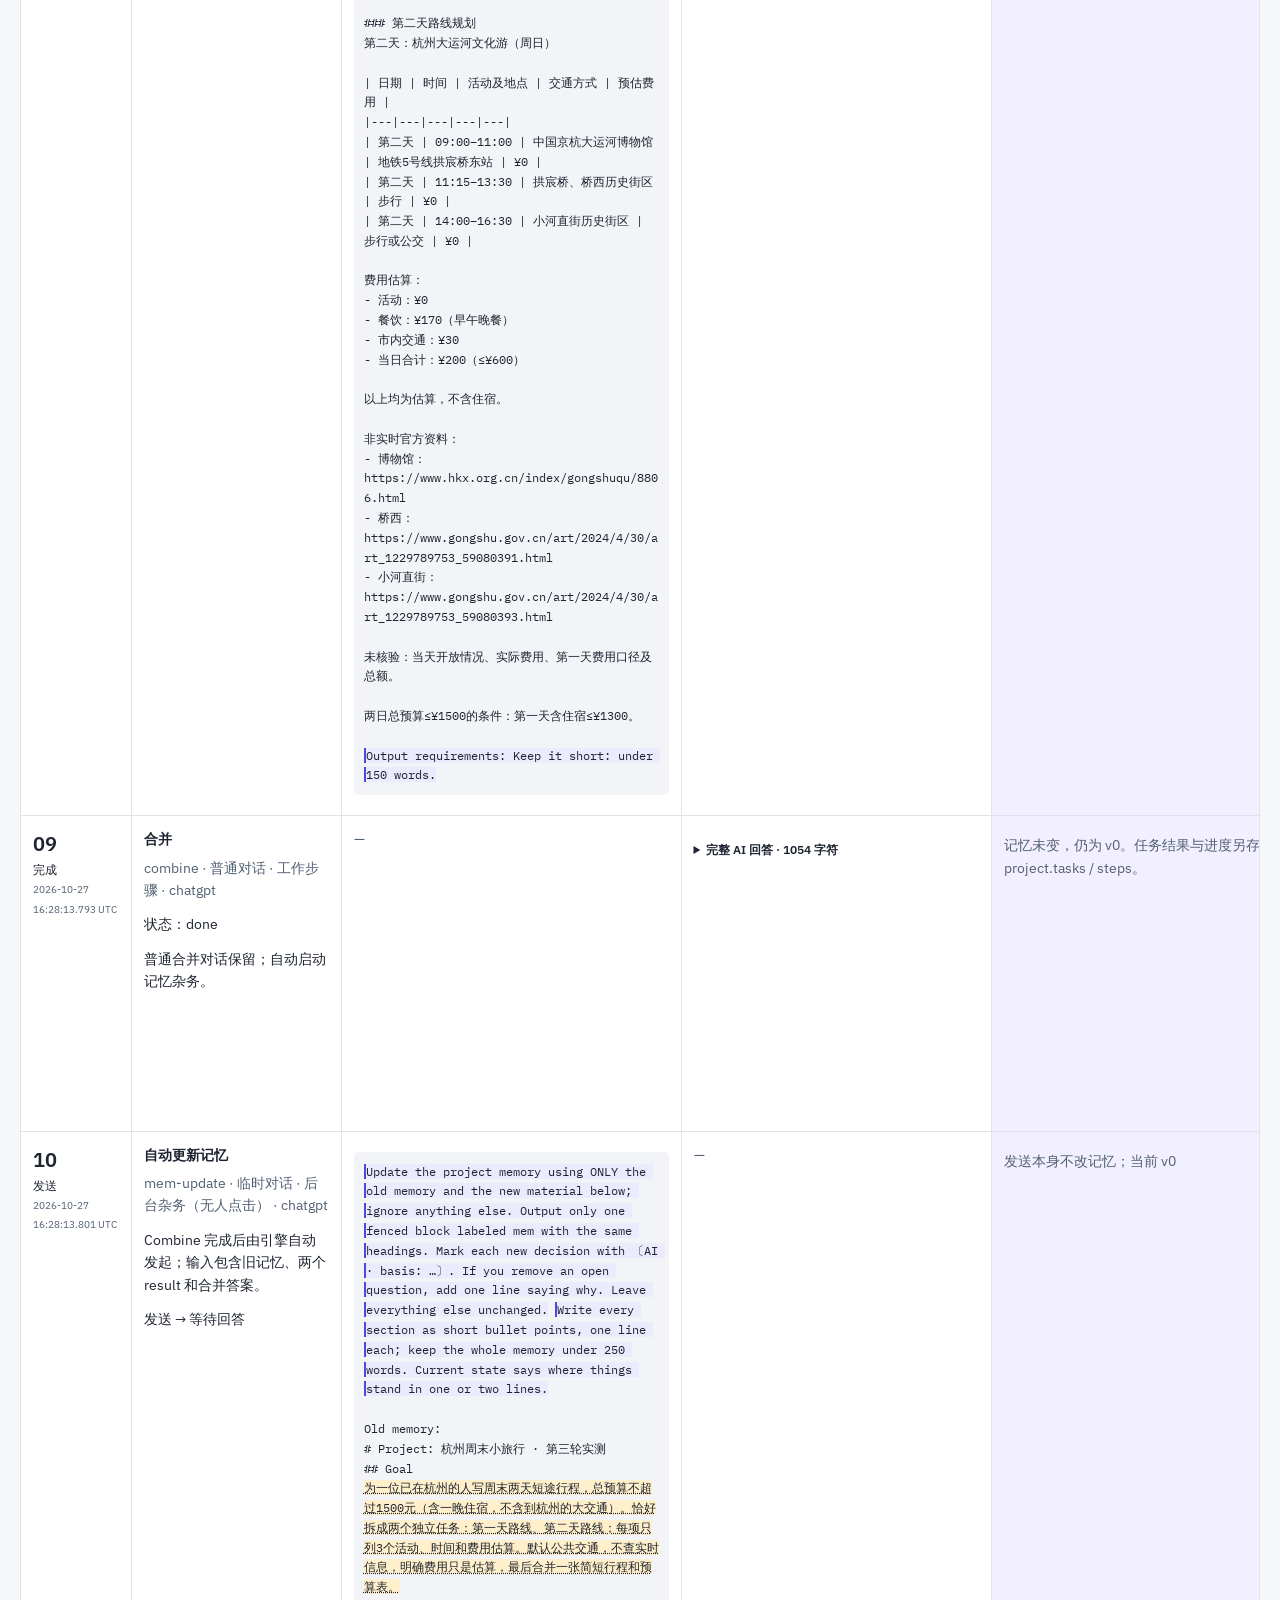
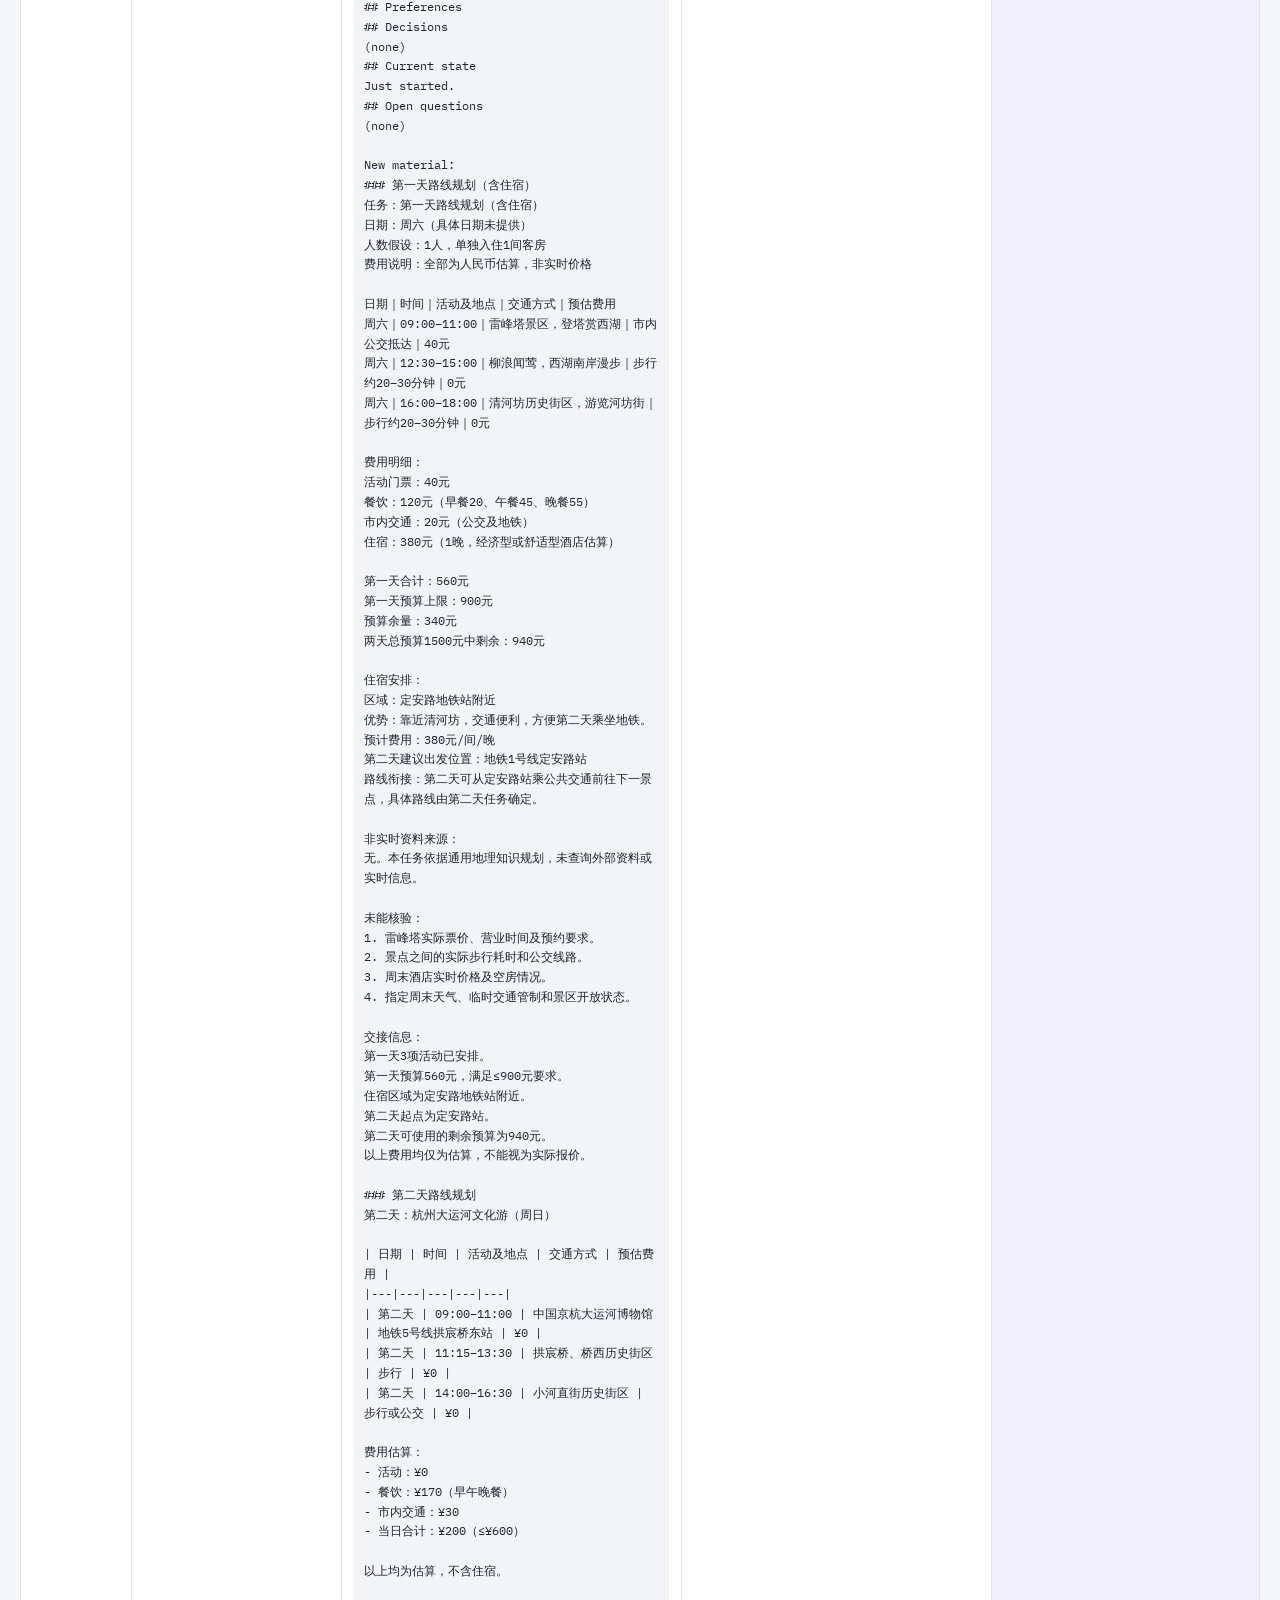
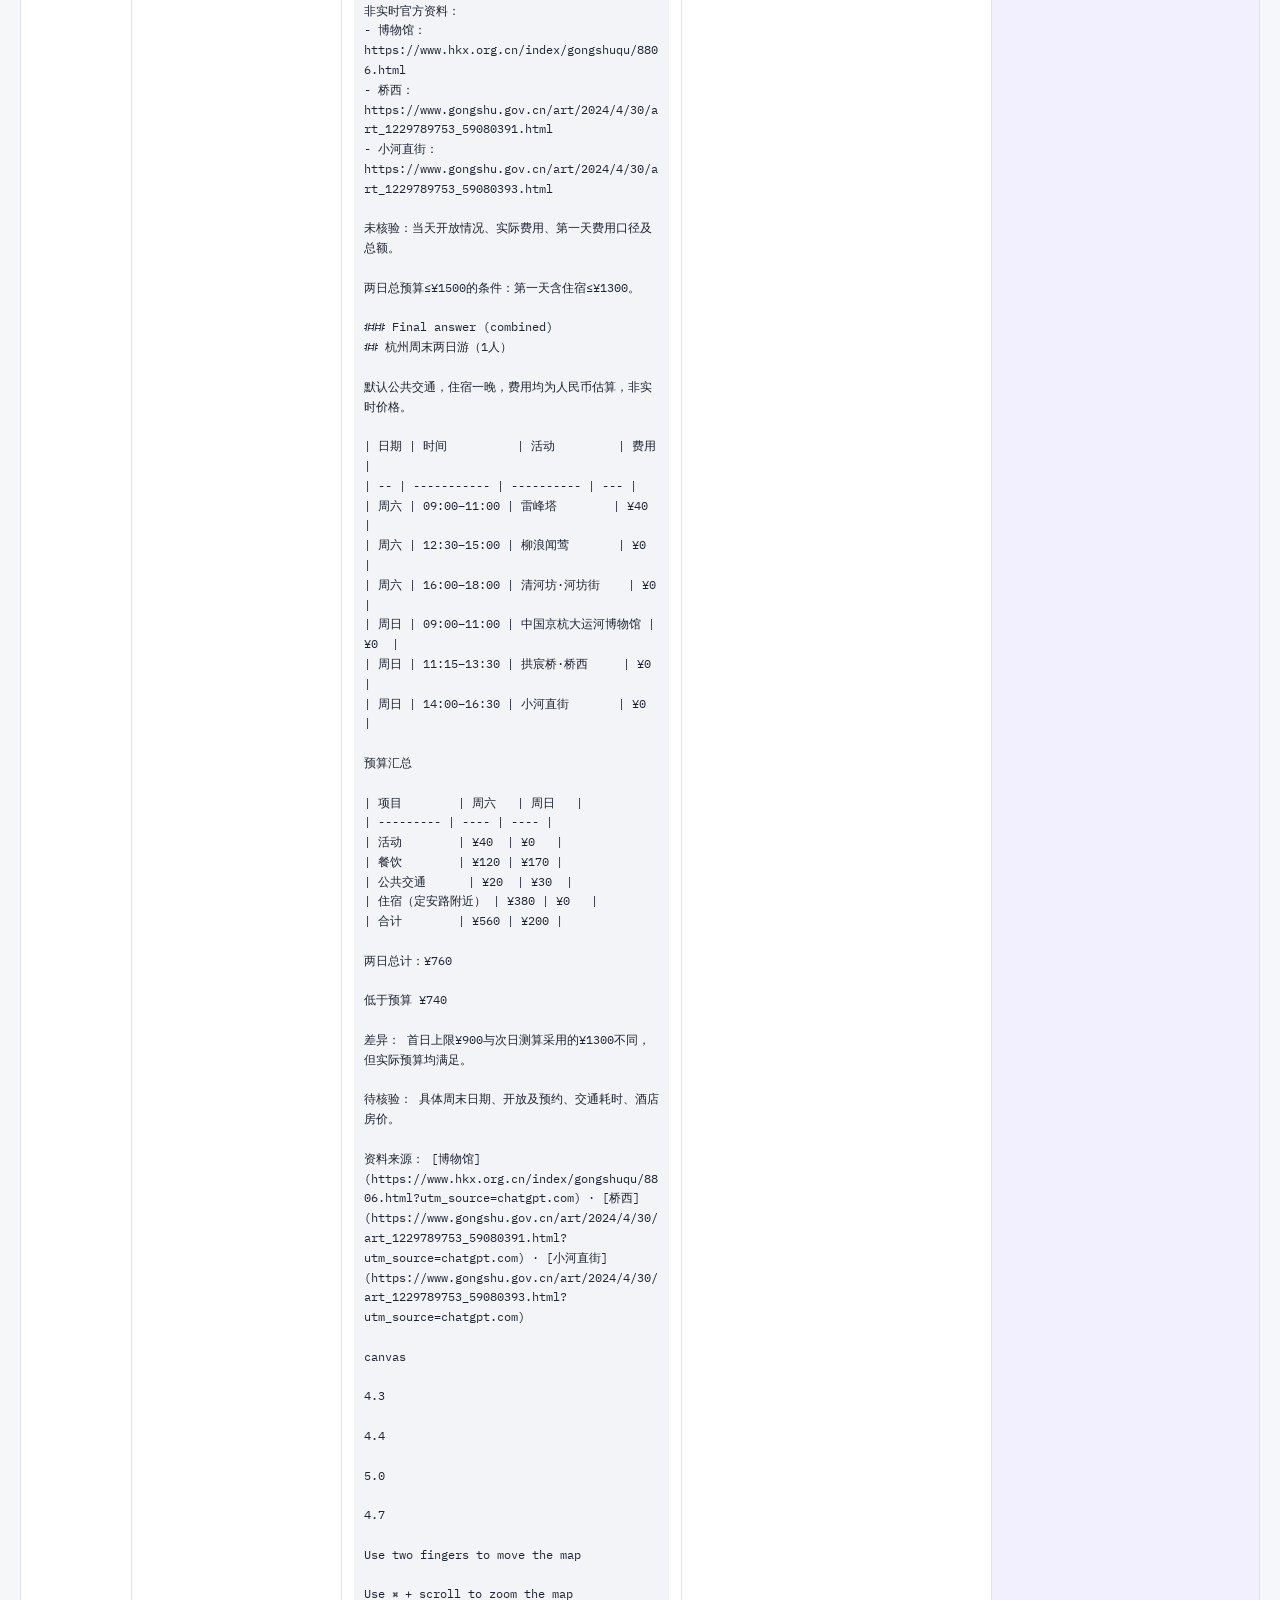
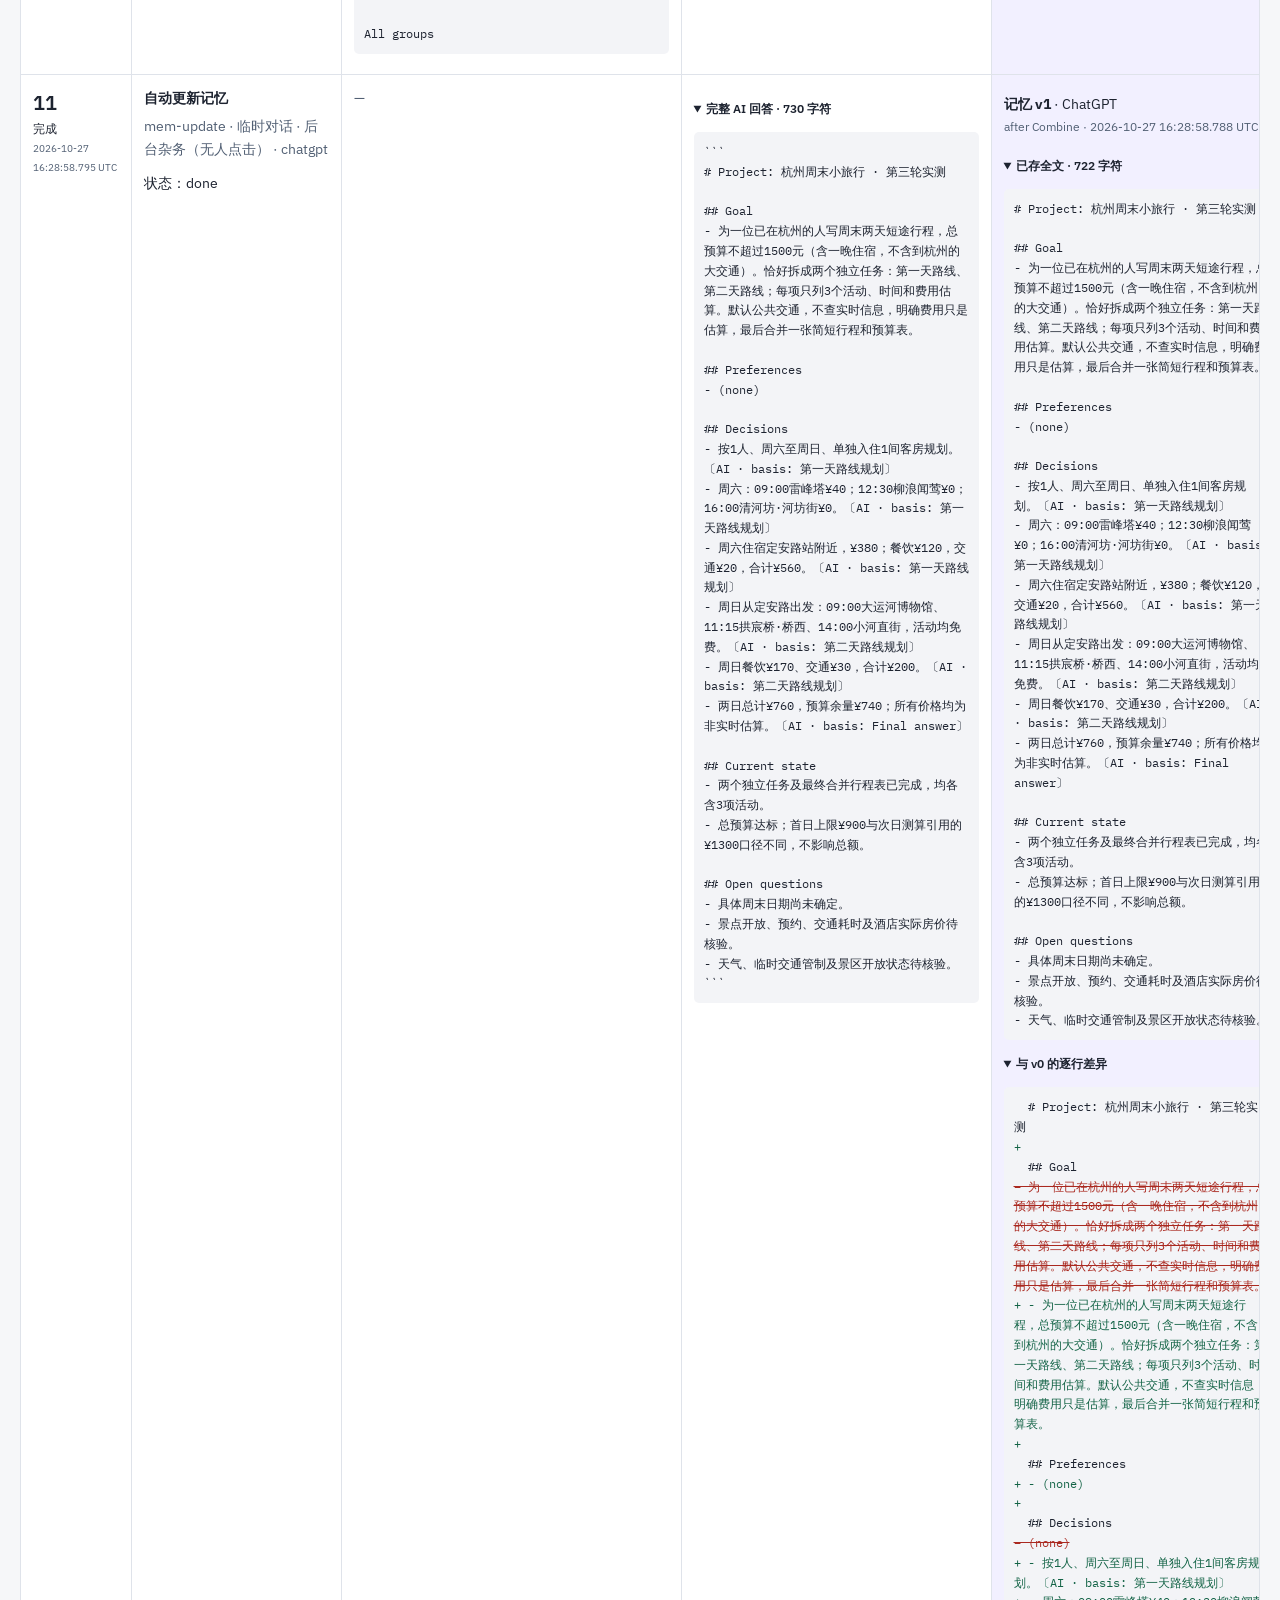
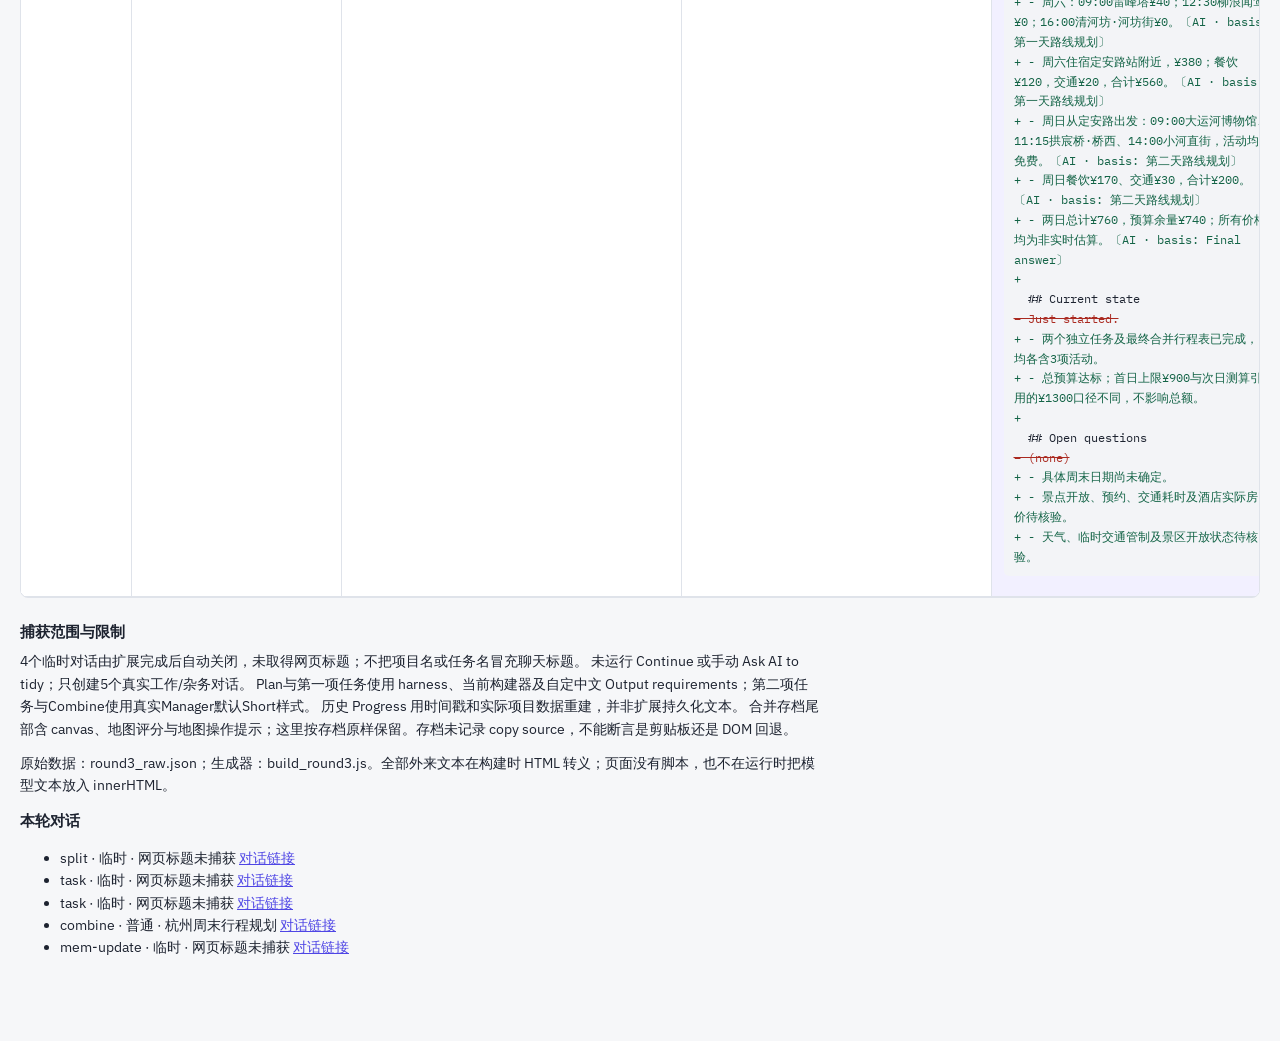
<file: doc/experiments/memory_workflow/flow_round3.html>
<!doctype html>
<html lang="zh-CN"><head><meta charset="utf-8"><meta name="viewport" content="width=device-width,initial-scale=1"><title>第三轮实测 · Projects 文本流</title>
<link rel="preconnect" href="https://fonts.googleapis.com"><link rel="stylesheet" href="https://fonts.googleapis.com/css2?family=IBM+Plex+Mono:wght@400;500&family=IBM+Plex+Sans:wght@400;600&display=swap">
<style>
:root{color-scheme:light dark;--bg:#f6f7f9;--panel:#fff;--fg:#1d2330;--muted:#526074;--line:#dfe3ea;--code:#f3f4f7;--wrap:#ecebfd;--user:#fff0cb;--mem:#f2f0ff;--add:#146447;--del:#aa2920;--block:#e3f4ee;--accent:#4f46e5}
@media(prefers-color-scheme:dark){:root{--bg:#13151b;--panel:#1b1e26;--fg:#e6e8ee;--muted:#b0b9c9;--line:#3a4050;--code:#22252e;--wrap:#353153;--user:#51401b;--mem:#242137;--add:#80dfb4;--del:#ffa199;--block:#19392d;--accent:#aaa4ff}}
:root:has(#theme-light:checked){color-scheme:light;--bg:#f6f7f9;--panel:#fff;--fg:#1d2330;--muted:#526074;--line:#dfe3ea;--code:#f3f4f7;--wrap:#ecebfd;--user:#fff0cb;--mem:#f2f0ff;--add:#146447;--del:#aa2920;--block:#e3f4ee;--accent:#4f46e5}
:root:has(#theme-dark:checked){color-scheme:dark;--bg:#13151b;--panel:#1b1e26;--fg:#e6e8ee;--muted:#b0b9c9;--line:#3a4050;--code:#22252e;--wrap:#353153;--user:#51401b;--mem:#242137;--add:#80dfb4;--del:#ffa199;--block:#19392d;--accent:#aaa4ff}
*{box-sizing:border-box}body{margin:0;background:var(--bg);color:var(--fg);font:14px/1.6 "IBM Plex Sans",-apple-system,"PingFang SC",sans-serif}.page{padding:30px 20px 60px;max-width:1880px;margin:auto}h1{font-size:26px;margin:0 0 8px}h2{font-size:15px;margin:0}p{margin:6px 0 12px}.sub,.muted,small,.meta,time{color:var(--muted)}.sub{max-width:100ch}.theme{display:flex;gap:12px;margin:16px 0}.cards{display:grid;grid-template-columns:repeat(auto-fit,minmax(210px,1fr));gap:12px;margin:22px 0}.card{padding:16px;border:1px solid var(--line);border-radius:8px;background:var(--panel)}.card p{margin:8px 0 0;color:var(--muted)}.legend{display:flex;flex-wrap:wrap;gap:8px 18px;margin:20px 0}.legend span{padding:3px 8px;border-radius:4px}.wrapper{background:var(--wrap);border-left:2px solid var(--accent)}.user-text{background:var(--user);text-decoration:underline;text-decoration-style:dotted}.fence,.progress-text{background:var(--block);border-left:2px solid var(--add)}.add{color:var(--add)}.del{color:var(--del);text-decoration:line-through}.scroll{overflow:auto;border:1px solid var(--line);border-radius:8px;background:var(--panel)}table{width:100%;min-width:1500px;border-collapse:collapse;table-layout:fixed}col.moment{width:110px}col.manager{width:210px}col.message{width:340px}col.answer{width:310px}col.memory{width:300px}col.progress{width:290px}th,td{padding:12px;vertical-align:top;text-align:left;border-bottom:1px solid var(--line);border-right:1px solid var(--line);overflow-wrap:anywhere}thead th{background:var(--code);font-size:14px}tbody th{font-size:12px;font-weight:400}.ordinal{font-size:20px;font-weight:600}.memory{background:var(--mem)}time{font-size:10px;line-height:1.5}pre{white-space:pre-wrap;overflow-wrap:anywhere;word-break:break-word;font:12px/1.65 "IBM Plex Mono",ui-monospace,"PingFang SC",monospace;background:var(--code);padding:10px;border-radius:5px;margin:8px 0}pre span{box-decoration-break:clone;-webkit-box-decoration-break:clone}summary{cursor:pointer;font-size:12px;font-weight:600;padding:6px 0}summary:hover{text-decoration:underline}details{margin:6px 0}.foot{margin:22px 0;max-width:100ch}.chat-list a{color:var(--accent)}@media print{details{display:block}.scroll{overflow:visible}table{min-width:0}pre{font-size:8px}.theme{display:none}}
</style></head><body><main class="page"><h1>第三轮实测：每一段文字，去了哪里</h1><p class="sub">杭州周末小旅行 · 第三轮实测 · 单次真实 ChatGPT 运行。原文不删节，长回答可展开；时间按 UTC。5 个步骤 / 5 个新对话（不含只读查看页）。</p>
<div class="theme" role="group" aria-label="配色"><label><input type="radio" name="theme" id="theme-auto" checked> 跟随系统</label><label><input type="radio" name="theme" id="theme-light"> 浅色</label><label><input type="radio" name="theme" id="theme-dark"> 深色</label></div>
<div class="cards"><article class="card"><h2>计划没有附带 mem</h2><p>本轮规划答案只有 tasks，没有 mem；记忆没有在 Plan 后自动增长。</p></article><article class="card"><h2>任务结束不等于记忆更新</h2><p>两个 result 直接保存在任务中；进度由这些字段拼出来，不要求 AI 把任务清单再抄进记忆。</p></article><article class="card"><h2>合并后才做后台杂务</h2><p>1 次后台 mem-update；输入含两个任务结果和完整合并答案，用户没有额外点击。</p></article><article class="card"><h2>存档混入了地图界面文字</h2><p>合并回答的真实存档末尾还有 canvas、4.3 / 4.4 / 5.0 / 4.7 和地图操作提示。这里原样保留；这些文字也作为合并答案进入了记忆更新输入。</p></article><article class="card"><h2>记忆与 Progress 分开</h2><p>最终记忆 722 字符、24 行；共 2 个版本。Progress 的 Done 摘要只取 result 首个非标题/围栏行；本轮是任务名称，没有带出 560 / 200 元预算。</p></article></div>
<div class="legend" aria-label="图例"><span class="user-text">点状下划线：本轮用户目标原文</span><span class="wrapper">左侧竖线 / 紫底：扩展附加指令</span><span class="fence">绿底：AI 可解析围栏块</span><span class="add">+ 新增记忆行</span><span class="del">− 删除记忆行</span><span>普通底：上下文 / AI 派生任务与结果</span></div>
<p class="sub">Manager 栏将英文界面动作解释成中文。Plan、第一项任务与创建走真实 harness API；第二项任务、Combine 走真实 Manager 按钮。Progress 是用项目时间戳重建的各时刻派生值，不冒充历史截图或已保存的记忆。没有运行 Continue 或手动整理。</p>
<div class="scroll" tabindex="0" aria-label="可横向滚动的文本流时间线"><table><colgroup><col class="moment"><col class="manager"><col class="message"><col class="answer"><col class="memory"><col class="progress"></colgroup><thead><tr><th scope="col">时刻</th><th scope="col">Manager<br><small>用户动作 / 所见</small></th><th scope="col">发给 AI 的消息<br><small>完整存储文本</small></th><th scope="col">AI 回答<br><small>来自扩展存档</small></th><th scope="col">Memory<br><small>实际持久化版本</small></th><th scope="col">Progress<br><small>派生，不存储</small></th></tr></thead><tbody><tr><th scope="row"><span class="ordinal">01</span><br>创建<br><time>2026-10-27 16:22:27.822 UTC</time></th><td><strong>新建项目（harness）</strong><pre>杭州周末小旅行 · 第三轮实测</pre><pre>为一位已在杭州的人写周末两天短途行程，总预算不超过1500元（含一晚住宿，不含到杭州的大交通）。恰好拆成两个独立任务：第一天路线、第二天路线；每项只列3个活动、时间和费用估算。默认公共交通，不查实时信息，明确费用只是估算，最后合并一张简短行程和预算表。</pre><p>Goal 保存为记忆 v0；尚未规划。</p></td><td><span class="muted">—</span></td><td><span class="muted">—</span></td><td class="memory"><p><strong>记忆 v0</strong> · you<br><small>initial · 2026-10-27 16:22:27.822 UTC</small></p><details open><summary>已存全文 · 252 字符</summary><pre># Project: 杭州周末小旅行 · 第三轮实测
## Goal
为一位已在杭州的人写周末两天短途行程，总预算不超过1500元（含一晚住宿，不含到杭州的大交通）。恰好拆成两个独立任务：第一天路线、第二天路线；每项只列3个活动、时间和费用估算。默认公共交通，不查实时信息，明确费用只是估算，最后合并一张简短行程和预算表。
## Preferences
## Decisions
(none)
## Current state
Just started.
## Open questions
(none)</pre></details></td><td><pre>## Progress (kept by the extension)
- Not planned yet.
- Next: Plan the work, or skip planning.</pre><details><summary>阅读 / 插入时：记忆 + Progress（非存储版本）</summary><pre># Project: 杭州周末小旅行 · 第三轮实测
## Goal
为一位已在杭州的人写周末两天短途行程，总预算不超过1500元（含一晚住宿，不含到杭州的大交通）。恰好拆成两个独立任务：第一天路线、第二天路线；每项只列3个活动、时间和费用估算。默认公共交通，不查实时信息，明确费用只是估算，最后合并一张简短行程和预算表。
## Preferences
## Decisions
(none)
## Current state
Just started.
## Open questions
(none)

## Progress (kept by the extension)
- Not planned yet.
- Next: Plan the work, or skip planning.</pre></details></td></tr>
<tr><th scope="row"><span class="ordinal">02</span><br>发送<br><time>2026-10-27 16:22:27.840 UTC</time></th><td><strong>规划</strong><p class="meta">split · 临时对话 · 工作步骤 · chatgpt</p><p>通过 harness 调用真实 wf_run；使用当前消息构建器。</p><p>发送 → 等待回答</p></td><td><pre><span class="wrapper">Split this project into at most 2 independent subtasks for separate fresh chats. Explain briefly, then end with one fenced block labeled tasks: tasks separated by a line ===, each with Title:, Task: (self-contained), Needs: (section names from: Goal, Preferences, Decisions, Current state, Open questions), Return: (what the hand-off must keep, including source links).</span> <span class="wrapper">If planning settles preferences, decisions or open questions, put the whole updated memory in a fenced block labeled mem (same headings, short bullet points) before the tasks block; otherwise leave it out.</span>

# Project: 杭州周末小旅行 · 第三轮实测
## Goal
<span class="user-text">为一位已在杭州的人写周末两天短途行程，总预算不超过1500元（含一晚住宿，不含到杭州的大交通）。恰好拆成两个独立任务：第一天路线、第二天路线；每项只列3个活动、时间和费用估算。默认公共交通，不查实时信息，明确费用只是估算，最后合并一张简短行程和预算表。</span>
## Preferences
## Decisions
(none)
## Current state
Just started.
## Open questions
(none)

<span class="wrapper">Output requirements: 用中文回答；正文简短，任务块保留必要交接信息。</span></pre></td><td><span class="muted">—</span></td><td class="memory"><p class="muted">发送本身不改记忆；当前 v0</p></td><td><span class="muted">本刻未重新展示</span></td></tr>
<tr><th scope="row"><span class="ordinal">03</span><br>完成<br><time>2026-10-27 16:23:36.806 UTC</time></th><td><strong>规划</strong><p class="meta">split · 临时对话 · 工作步骤 · chatgpt</p><p>状态：done</p><p>解析出 2 个任务。默认分配 ChatGPT / Gemini；本轮在执行前将第二项改为 ChatGPT。</p><details><summary>解析后的任务交接数据（规划时）</summary><pre>[
  {
    &quot;ai&quot;: &quot;chatgpt&quot;,
    &quot;id&quot;: &quot;t_mvqwaezk_cc9ubr&quot;,
    &quot;needs&quot;: [
      &quot;Goal&quot;,
      &quot;Preferences&quot;,
      &quot;Decisions&quot;,
      &quot;Current state&quot;
    ],
    &quot;result&quot;: null,
    &quot;ret&quot;: &quot;按「日期｜时间｜活动及地点｜交通方式｜预估费用」输出3行；另列餐饮、交通、住宿估算及当日合计。保留使用过的非实时资料来源链接（优先官方链接）；如未使用来源则注明无。提供住宿区域及第二天可衔接的出发位置，便于最终合并。&quot;,
    &quot;status&quot;: &quot;todo&quot;,
    &quot;stepId&quot;: null,
    &quot;task&quot;: &quot;为一位已在杭州的游客设计周末第一天短途路线。恰好安排3个活动，每项写明时间、地点、预计费用。默认公共交通，路线顺畅、减少折返。安排一晚市区交通便利的住宿。第一天总预算≤900元，包含活动、餐饮、市内交通和住宿，不含到杭州的大交通。不查询实时信息，所有费用注明仅为估算。&quot;,
    &quot;title&quot;: &quot;第一天路线规划（含住宿）&quot;
  },
  {
    &quot;ai&quot;: &quot;gemini&quot;,
    &quot;id&quot;: &quot;t_mvqwaezk_3hguio&quot;,
    &quot;needs&quot;: [
      &quot;Goal&quot;,
      &quot;Preferences&quot;,
      &quot;Decisions&quot;,
      &quot;Current state&quot;
    ],
    &quot;result&quot;: null,
    &quot;ret&quot;: &quot;按「日期｜时间｜活动及地点｜交通方式｜预估费用」输出3行；另列餐饮、交通估算及当日合计。保留使用过的非实时资料来源链接（优先官方链接）；如未使用来源则注明无。使用与第一天一致的费用口径和表头，供主对话直接合并为一张两日行程与预算表，并核对总额≤1500元。&quot;,
    &quot;status&quot;: &quot;todo&quot;,
    &quot;stepId&quot;: null,
    &quot;task&quot;: &quot;独立规划同一趟杭州周末旅行的第二天路线。默认从杭州市区地铁便利区域出发，不依赖第一天的具体规划结果。恰好安排3个活动，每项写明时间、地点、预计费用。优先公共交通，路线合理，第二天总预算≤600元，包含活动、餐饮及市内交通，不重复计算住宿。不查询实时信息，所有费用注明仅为估算。&quot;,
    &quot;title&quot;: &quot;第二天路线规划&quot;
  }
]</pre></details></td><td><span class="muted">—</span></td><td><details><summary>完整 AI 回答 · 1086 字符</summary><pre>将项目拆为两个可在独立新对话中完成的任务：第一天路线（含住宿）和第二天路线。统一费用口径与输出表头，完成后直接合并成一张两日行程及预算表。

预算暂分配为第一天900元、第二天600元，确保总预算不超过1500元。

```
Goal:
- 杭州出发的周末两天短途旅行。
- 总预算≤1500元，含一晚住宿，不含到杭州的大交通。
- 每天恰好3个活动，最终合并简短行程及预算表。

Preferences:
- 默认公共交通。
- 不查询实时信息。
- 所有费用明确标注为估算。

Decisions:
- 第一天预算≤900元，含一晚住宿。
- 第二天预算≤600元。
- 住宿优先选择市区地铁便利区域，方便两天衔接。
- 两项任务使用统一表头，由主对话最终合并。

Current state:
- 已完成任务拆分，尚未规划具体路线。

Open questions:
- 无。
```

```
Title: 第一天路线规划（含住宿）
Task: 为一位已在杭州的游客设计周末第一天短途路线。恰好安排3个活动，每项写明时间、地点、预计费用。默认公共交通，路线顺畅、减少折返。安排一晚市区交通便利的住宿。第一天总预算≤900元，包含活动、餐饮、市内交通和住宿，不含到杭州的大交通。不查询实时信息，所有费用注明仅为估算。
Needs: Goal, Preferences, Decisions, Current state
Return: 按「日期｜时间｜活动及地点｜交通方式｜预估费用」输出3行；另列餐饮、交通、住宿估算及当日合计。保留使用过的非实时资料来源链接（优先官方链接）；如未使用来源则注明无。提供住宿区域及第二天可衔接的出发位置，便于最终合并。

===
Title: 第二天路线规划
Task: 独立规划同一趟杭州周末旅行的第二天路线。默认从杭州市区地铁便利区域出发，不依赖第一天的具体规划结果。恰好安排3个活动，每项写明时间、地点、预计费用。优先公共交通，路线合理，第二天总预算≤600元，包含活动、餐饮及市内交通，不重复计算住宿。不查询实时信息，所有费用注明仅为估算。
Needs: Goal, Preferences, Decisions, Current state
Return: 按「日期｜时间｜活动及地点｜交通方式｜预估费用」输出3行；另列餐饮、交通估算及当日合计。保留使用过的非实时资料来源链接（优先官方链接）；如未使用来源则注明无。使用与第一天一致的费用口径和表头，供主对话直接合并为一张两日行程与预算表，并核对总额≤1500元。
```</pre></details></td><td class="memory"><p class="muted">记忆未变，仍为 v0。任务结果与进度另存于 project.tasks / steps。</p></td><td><pre>## Progress (kept by the extension)
- Plan: 2 tasks, 0 done.
- To do: 第一天路线规划（含住宿）
- To do: 第二天路线规划
- Next: Finish the tasks.</pre><details><summary>阅读 / 插入时：记忆 + Progress（非存储版本）</summary><pre># Project: 杭州周末小旅行 · 第三轮实测
## Goal
为一位已在杭州的人写周末两天短途行程，总预算不超过1500元（含一晚住宿，不含到杭州的大交通）。恰好拆成两个独立任务：第一天路线、第二天路线；每项只列3个活动、时间和费用估算。默认公共交通，不查实时信息，明确费用只是估算，最后合并一张简短行程和预算表。
## Preferences
## Decisions
(none)
## Current state
Just started.
## Open questions
(none)

## Progress (kept by the extension)
- Plan: 2 tasks, 0 done.
- To do: 第一天路线规划（含住宿）
- To do: 第二天路线规划
- Next: Finish the tasks.</pre></details></td></tr>
<tr><th scope="row"><span class="ordinal">04</span><br>发送<br><time>2026-10-27 16:24:01.793 UTC</time></th><td><strong>执行任务 · 第一天路线规划（含住宿）</strong><p class="meta">task · 临时对话 · 工作步骤 · chatgpt</p><p>通过 harness 调用真实 wf_run；使用当前消息构建器。</p><p>发送 → 等待回答</p></td><td><pre><span class="wrapper">You handle one subtask of a larger project. Use only the context below; if something essential is missing, say so. In the result block keep every item listed in Return, with source links and what you could not verify.</span>

# Project: 杭州周末小旅行 · 第三轮实测
## Goal
<span class="user-text">为一位已在杭州的人写周末两天短途行程，总预算不超过1500元（含一晚住宿，不含到杭州的大交通）。恰好拆成两个独立任务：第一天路线、第二天路线；每项只列3个活动、时间和费用估算。默认公共交通，不查实时信息，明确费用只是估算，最后合并一张简短行程和预算表。</span>
## Preferences
## Decisions
(none)
## Current state
Just started.

Title: 第一天路线规划（含住宿）
Task: 为一位已在杭州的游客设计周末第一天短途路线。恰好安排3个活动，每项写明时间、地点、预计费用。默认公共交通，路线顺畅、减少折返。安排一晚市区交通便利的住宿。第一天总预算≤900元，包含活动、餐饮、市内交通和住宿，不含到杭州的大交通。不查询实时信息，所有费用注明仅为估算。
Return: 按「日期｜时间｜活动及地点｜交通方式｜预估费用」输出3行；另列餐饮、交通、住宿估算及当日合计。保留使用过的非实时资料来源链接（优先官方链接）；如未使用来源则注明无。提供住宿区域及第二天可衔接的出发位置，便于最终合并。

<span class="wrapper">End your answer with exactly one fenced block labeled result. Put nothing after it, no follow-up question.</span>

<span class="wrapper">Output requirements: 用中文回答；正文简短，result 块保留必要交接信息。</span></pre></td><td><span class="muted">—</span></td><td class="memory"><p class="muted">发送本身不改记忆；当前 v0</p></td><td><span class="muted">本刻未重新展示</span></td></tr>
<tr><th scope="row"><span class="ordinal">05</span><br>发送<br><time>2026-10-27 16:25:13.612 UTC</time></th><td><strong>执行任务 · 第二天路线规划</strong><p class="meta">task · 临时对话 · 工作步骤 · chatgpt</p><p>在真实 Manager 演示页点击按钮。</p><p>发送 → 等待回答</p></td><td><pre><span class="wrapper">You handle one subtask of a larger project. Use only the context below; if something essential is missing, say so. In the result block keep every item listed in Return, with source links and what you could not verify.</span>

# Project: 杭州周末小旅行 · 第三轮实测
## Goal
<span class="user-text">为一位已在杭州的人写周末两天短途行程，总预算不超过1500元（含一晚住宿，不含到杭州的大交通）。恰好拆成两个独立任务：第一天路线、第二天路线；每项只列3个活动、时间和费用估算。默认公共交通，不查实时信息，明确费用只是估算，最后合并一张简短行程和预算表。</span>
## Preferences
## Decisions
(none)
## Current state
Just started.

Title: 第二天路线规划
Task: 独立规划同一趟杭州周末旅行的第二天路线。默认从杭州市区地铁便利区域出发，不依赖第一天的具体规划结果。恰好安排3个活动，每项写明时间、地点、预计费用。优先公共交通，路线合理，第二天总预算≤600元，包含活动、餐饮及市内交通，不重复计算住宿。不查询实时信息，所有费用注明仅为估算。
Return: 按「日期｜时间｜活动及地点｜交通方式｜预估费用」输出3行；另列餐饮、交通估算及当日合计。保留使用过的非实时资料来源链接（优先官方链接）；如未使用来源则注明无。使用与第一天一致的费用口径和表头，供主对话直接合并为一张两日行程与预算表，并核对总额≤1500元。

<span class="wrapper">End your answer with exactly one fenced block labeled result. Put nothing after it, no follow-up question.</span>

<span class="wrapper">Output requirements: Keep it short: under 150 words.</span></pre></td><td><span class="muted">—</span></td><td class="memory"><p class="muted">发送本身不改记忆；当前 v0</p></td><td><span class="muted">本刻未重新展示</span></td></tr>
<tr><th scope="row"><span class="ordinal">06</span><br>完成<br><time>2026-10-27 16:26:04.808 UTC</time></th><td><strong>执行任务 · 第一天路线规划（含住宿）</strong><p class="meta">task · 临时对话 · 工作步骤 · chatgpt</p><p>状态：done</p><details><summary>任务保存的 result（不是整篇回答）</summary><pre>任务：第一天路线规划（含住宿）
日期：周六（具体日期未提供）
人数假设：1人，单独入住1间客房
费用说明：全部为人民币估算，非实时价格

日期｜时间｜活动及地点｜交通方式｜预估费用
周六｜09:00–11:00｜雷峰塔景区，登塔赏西湖｜市内公交抵达｜40元
周六｜12:30–15:00｜柳浪闻莺，西湖南岸漫步｜步行约20–30分钟｜0元
周六｜16:00–18:00｜清河坊历史街区，游览河坊街｜步行约20–30分钟｜0元

费用明细：
活动门票：40元
餐饮：120元（早餐20、午餐45、晚餐55）
市内交通：20元（公交及地铁）
住宿：380元（1晚，经济型或舒适型酒店估算）

第一天合计：560元
第一天预算上限：900元
预算余量：340元
两天总预算1500元中剩余：940元

住宿安排：
区域：定安路地铁站附近
优势：靠近清河坊，交通便利，方便第二天乘坐地铁。
预计费用：380元/间/晚
第二天建议出发位置：地铁1号线定安路站
路线衔接：第二天可从定安路站乘公共交通前往下一景点，具体路线由第二天任务确定。

非实时资料来源：
无。本任务依据通用地理知识规划，未查询外部资料或实时信息。

未能核验：
1. 雷峰塔实际票价、营业时间及预约要求。
2. 景点之间的实际步行耗时和公交线路。
3. 周末酒店实时价格及空房情况。
4. 指定周末天气、临时交通管制和景区开放状态。

交接信息：
第一天3项活动已安排。
第一天预算560元，满足≤900元要求。
住宿区域为定安路地铁站附近。
第二天起点为定安路站。
第二天可使用的剩余预算为940元。
以上费用均仅为估算，不能视为实际报价。</pre></details></td><td><span class="muted">—</span></td><td><details><summary>完整 AI 回答 · 853 字符</summary><pre>第一天按雷峰塔 → 柳浪闻莺 → 清河坊安排，整体由西南向东，减少折返。以下按单人、周六出行估算，不含到杭州的大交通。

canvas

1

2

3

Use two fingers to move the map

Use ⌘ + scroll to zoom the map

```
任务：第一天路线规划（含住宿）
日期：周六（具体日期未提供）
人数假设：1人，单独入住1间客房
费用说明：全部为人民币估算，非实时价格

日期｜时间｜活动及地点｜交通方式｜预估费用
周六｜09:00–11:00｜雷峰塔景区，登塔赏西湖｜市内公交抵达｜40元
周六｜12:30–15:00｜柳浪闻莺，西湖南岸漫步｜步行约20–30分钟｜0元
周六｜16:00–18:00｜清河坊历史街区，游览河坊街｜步行约20–30分钟｜0元

费用明细：
活动门票：40元
餐饮：120元（早餐20、午餐45、晚餐55）
市内交通：20元（公交及地铁）
住宿：380元（1晚，经济型或舒适型酒店估算）

第一天合计：560元
第一天预算上限：900元
预算余量：340元
两天总预算1500元中剩余：940元

住宿安排：
区域：定安路地铁站附近
优势：靠近清河坊，交通便利，方便第二天乘坐地铁。
预计费用：380元/间/晚
第二天建议出发位置：地铁1号线定安路站
路线衔接：第二天可从定安路站乘公共交通前往下一景点，具体路线由第二天任务确定。

非实时资料来源：
无。本任务依据通用地理知识规划，未查询外部资料或实时信息。

未能核验：
1. 雷峰塔实际票价、营业时间及预约要求。
2. 景点之间的实际步行耗时和公交线路。
3. 周末酒店实时价格及空房情况。
4. 指定周末天气、临时交通管制和景区开放状态。

交接信息：
第一天3项活动已安排。
第一天预算560元，满足≤900元要求。
住宿区域为定安路地铁站附近。
第二天起点为定安路站。
第二天可使用的剩余预算为940元。
以上费用均仅为估算，不能视为实际报价。
```</pre></details></td><td class="memory"><p class="muted">记忆未变，仍为 v0。任务结果与进度另存于 project.tasks / steps。</p></td><td><pre>## Progress (kept by the extension)
- Plan: 2 tasks, 1 done.
- Done: 第一天路线规划（含住宿） (ChatGPT): 任务：第一天路线规划（含住宿）
- Running: 第二天路线规划 (ChatGPT)
- Next: Finish the tasks.</pre><details><summary>阅读 / 插入时：记忆 + Progress（非存储版本）</summary><pre># Project: 杭州周末小旅行 · 第三轮实测
## Goal
为一位已在杭州的人写周末两天短途行程，总预算不超过1500元（含一晚住宿，不含到杭州的大交通）。恰好拆成两个独立任务：第一天路线、第二天路线；每项只列3个活动、时间和费用估算。默认公共交通，不查实时信息，明确费用只是估算，最后合并一张简短行程和预算表。
## Preferences
## Decisions
(none)
## Current state
Just started.
## Open questions
(none)

## Progress (kept by the extension)
- Plan: 2 tasks, 1 done.
- Done: 第一天路线规划（含住宿） (ChatGPT): 任务：第一天路线规划（含住宿）
- Running: 第二天路线规划 (ChatGPT)
- Next: Finish the tasks.</pre></details></td></tr>
<tr><th scope="row"><span class="ordinal">07</span><br>完成<br><time>2026-10-27 16:26:35.798 UTC</time></th><td><strong>执行任务 · 第二天路线规划</strong><p class="meta">task · 临时对话 · 工作步骤 · chatgpt</p><p>状态：done</p><details><summary>任务保存的 result（不是整篇回答）</summary><pre>第二天：杭州大运河文化游（周日）

| 日期 | 时间 | 活动及地点 | 交通方式 | 预估费用 |
|---|---|---|---|---|
| 第二天 | 09:00–11:00 | 中国京杭大运河博物馆 | 地铁5号线拱宸桥东站 | ¥0 |
| 第二天 | 11:15–13:30 | 拱宸桥、桥西历史街区 | 步行 | ¥0 |
| 第二天 | 14:00–16:30 | 小河直街历史街区 | 步行或公交 | ¥0 |

费用估算：
- 活动：¥0
- 餐饮：¥170（早午晚餐）
- 市内交通：¥30
- 当日合计：¥200（≤¥600）

以上均为估算，不含住宿。

非实时官方资料：
- 博物馆：https://www.hkx.org.cn/index/gongshuqu/8806.html
- 桥西：https://www.gongshu.gov.cn/art/2024/4/30/art_1229789753_59080391.html
- 小河直街：https://www.gongshu.gov.cn/art/2024/4/30/art_1229789753_59080393.html

未核验：当天开放情况、实际费用、第一天费用口径及总额。

两日总预算≤¥1500的条件：第一天含住宿≤¥1300。</pre></details></td><td><span class="muted">—</span></td><td><details open><summary>完整 AI 回答 · 576 字符</summary><pre>```
第二天：杭州大运河文化游（周日）

| 日期 | 时间 | 活动及地点 | 交通方式 | 预估费用 |
|---|---|---|---|---|
| 第二天 | 09:00–11:00 | 中国京杭大运河博物馆 | 地铁5号线拱宸桥东站 | ¥0 |
| 第二天 | 11:15–13:30 | 拱宸桥、桥西历史街区 | 步行 | ¥0 |
| 第二天 | 14:00–16:30 | 小河直街历史街区 | 步行或公交 | ¥0 |

费用估算：
- 活动：¥0
- 餐饮：¥170（早午晚餐）
- 市内交通：¥30
- 当日合计：¥200（≤¥600）

以上均为估算，不含住宿。

非实时官方资料：
- 博物馆：https://www.hkx.org.cn/index/gongshuqu/8806.html
- 桥西：https://www.gongshu.gov.cn/art/2024/4/30/art_1229789753_59080391.html
- 小河直街：https://www.gongshu.gov.cn/art/2024/4/30/art_1229789753_59080393.html

未核验：当天开放情况、实际费用、第一天费用口径及总额。

两日总预算≤¥1500的条件：第一天含住宿≤¥1300。
```</pre></details></td><td class="memory"><p class="muted">记忆未变，仍为 v0。任务结果与进度另存于 project.tasks / steps。</p></td><td><pre>## Progress (kept by the extension)
- Plan: 2 tasks, 2 done.
- Done: 第一天路线规划（含住宿） (ChatGPT): 任务：第一天路线规划（含住宿）
- Done: 第二天路线规划 (ChatGPT): 第二天：杭州大运河文化游（周日）
- Next: Combine the results.</pre><details><summary>阅读 / 插入时：记忆 + Progress（非存储版本）</summary><pre># Project: 杭州周末小旅行 · 第三轮实测
## Goal
为一位已在杭州的人写周末两天短途行程，总预算不超过1500元（含一晚住宿，不含到杭州的大交通）。恰好拆成两个独立任务：第一天路线、第二天路线；每项只列3个活动、时间和费用估算。默认公共交通，不查实时信息，明确费用只是估算，最后合并一张简短行程和预算表。
## Preferences
## Decisions
(none)
## Current state
Just started.
## Open questions
(none)

## Progress (kept by the extension)
- Plan: 2 tasks, 2 done.
- Done: 第一天路线规划（含住宿） (ChatGPT): 任务：第一天路线规划（含住宿）
- Done: 第二天路线规划 (ChatGPT): 第二天：杭州大运河文化游（周日）
- Next: Combine the results.</pre></details></td></tr>
<tr><th scope="row"><span class="ordinal">08</span><br>发送<br><time>2026-10-27 16:27:09.751 UTC</time></th><td><strong>合并</strong><p class="meta">combine · 普通对话 · 工作步骤 · chatgpt</p><p>在真实 Manager 演示页点击按钮。</p><p>发送 → 等待回答</p></td><td><pre><span class="wrapper">This is the memory of a project and the results of its subtasks, each done in a separate chat. Combine them into one final answer for the Goal. Decisions are settled; do not re-derive them. Keep source links. Point out where results conflict and what is still missing.</span>

# Project: 杭州周末小旅行 · 第三轮实测
## Goal
<span class="user-text">为一位已在杭州的人写周末两天短途行程，总预算不超过1500元（含一晚住宿，不含到杭州的大交通）。恰好拆成两个独立任务：第一天路线、第二天路线；每项只列3个活动、时间和费用估算。默认公共交通，不查实时信息，明确费用只是估算，最后合并一张简短行程和预算表。</span>
## Preferences
## Decisions
(none)
## Current state
Just started.
## Open questions
(none)

Subtask results:
### 第一天路线规划（含住宿）
任务：第一天路线规划（含住宿）
日期：周六（具体日期未提供）
人数假设：1人，单独入住1间客房
费用说明：全部为人民币估算，非实时价格

日期｜时间｜活动及地点｜交通方式｜预估费用
周六｜09:00–11:00｜雷峰塔景区，登塔赏西湖｜市内公交抵达｜40元
周六｜12:30–15:00｜柳浪闻莺，西湖南岸漫步｜步行约20–30分钟｜0元
周六｜16:00–18:00｜清河坊历史街区，游览河坊街｜步行约20–30分钟｜0元

费用明细：
活动门票：40元
餐饮：120元（早餐20、午餐45、晚餐55）
市内交通：20元（公交及地铁）
住宿：380元（1晚，经济型或舒适型酒店估算）

第一天合计：560元
第一天预算上限：900元
预算余量：340元
两天总预算1500元中剩余：940元

住宿安排：
区域：定安路地铁站附近
优势：靠近清河坊，交通便利，方便第二天乘坐地铁。
预计费用：380元/间/晚
第二天建议出发位置：地铁1号线定安路站
路线衔接：第二天可从定安路站乘公共交通前往下一景点，具体路线由第二天任务确定。

非实时资料来源：
无。本任务依据通用地理知识规划，未查询外部资料或实时信息。

未能核验：
1. 雷峰塔实际票价、营业时间及预约要求。
2. 景点之间的实际步行耗时和公交线路。
3. 周末酒店实时价格及空房情况。
4. 指定周末天气、临时交通管制和景区开放状态。

交接信息：
第一天3项活动已安排。
第一天预算560元，满足≤900元要求。
住宿区域为定安路地铁站附近。
第二天起点为定安路站。
第二天可使用的剩余预算为940元。
以上费用均仅为估算，不能视为实际报价。

### 第二天路线规划
第二天：杭州大运河文化游（周日）

| 日期 | 时间 | 活动及地点 | 交通方式 | 预估费用 |
|---|---|---|---|---|
| 第二天 | 09:00–11:00 | 中国京杭大运河博物馆 | 地铁5号线拱宸桥东站 | ¥0 |
| 第二天 | 11:15–13:30 | 拱宸桥、桥西历史街区 | 步行 | ¥0 |
| 第二天 | 14:00–16:30 | 小河直街历史街区 | 步行或公交 | ¥0 |

费用估算：
- 活动：¥0
- 餐饮：¥170（早午晚餐）
- 市内交通：¥30
- 当日合计：¥200（≤¥600）

以上均为估算，不含住宿。

非实时官方资料：
- 博物馆：https://www.hkx.org.cn/index/gongshuqu/8806.html
- 桥西：https://www.gongshu.gov.cn/art/2024/4/30/art_1229789753_59080391.html
- 小河直街：https://www.gongshu.gov.cn/art/2024/4/30/art_1229789753_59080393.html

未核验：当天开放情况、实际费用、第一天费用口径及总额。

两日总预算≤¥1500的条件：第一天含住宿≤¥1300。

<span class="wrapper">Output requirements: Keep it short: under 150 words.</span></pre></td><td><span class="muted">—</span></td><td class="memory"><p class="muted">发送本身不改记忆；当前 v0</p></td><td><span class="muted">本刻未重新展示</span></td></tr>
<tr><th scope="row"><span class="ordinal">09</span><br>完成<br><time>2026-10-27 16:28:13.793 UTC</time></th><td><strong>合并</strong><p class="meta">combine · 普通对话 · 工作步骤 · chatgpt</p><p>状态：done</p><p>普通合并对话保留；自动启动记忆杂务。</p></td><td><span class="muted">—</span></td><td><details><summary>完整 AI 回答 · 1054 字符</summary><pre>## 杭州周末两日游（1人）

默认公共交通，住宿一晚，费用均为人民币估算，非实时价格。

| 日期 | 时间          | 活动         | 费用  |
| -- | ----------- | ---------- | --- |
| 周六 | 09:00–11:00 | 雷峰塔        | ¥40 |
| 周六 | 12:30–15:00 | 柳浪闻莺       | ¥0  |
| 周六 | 16:00–18:00 | 清河坊·河坊街    | ¥0  |
| 周日 | 09:00–11:00 | 中国京杭大运河博物馆 | ¥0  |
| 周日 | 11:15–13:30 | 拱宸桥·桥西     | ¥0  |
| 周日 | 14:00–16:30 | 小河直街       | ¥0  |

预算汇总

| 项目        | 周六   | 周日   |
| --------- | ---- | ---- |
| 活动        | ¥40  | ¥0   |
| 餐饮        | ¥120 | ¥170 |
| 公共交通      | ¥20  | ¥30  |
| 住宿（定安路附近） | ¥380 | ¥0   |
| 合计        | ¥560 | ¥200 |

两日总计：¥760

低于预算 ¥740

差异： 首日上限¥900与次日测算采用的¥1300不同，但实际预算均满足。

待核验： 具体周末日期、开放及预约、交通耗时、酒店房价。

资料来源： [博物馆](https://www.hkx.org.cn/index/gongshuqu/8806.html?utm_source=chatgpt.com) · [桥西](https://www.gongshu.gov.cn/art/2024/4/30/art_1229789753_59080391.html?utm_source=chatgpt.com) · [小河直街](https://www.gongshu.gov.cn/art/2024/4/30/art_1229789753_59080393.html?utm_source=chatgpt.com)

canvas

4.3

4.4

5.0

4.7

Use two fingers to move the map

Use ⌘ + scroll to zoom the map

All groups</pre></details></td><td class="memory"><p class="muted">记忆未变，仍为 v0。任务结果与进度另存于 project.tasks / steps。</p></td><td><pre>## Progress (kept by the extension)
- Plan: 2 tasks, 2 done.
- Done: 第一天路线规划（含住宿） (ChatGPT): 任务：第一天路线规划（含住宿）
- Done: 第二天路线规划 (ChatGPT): 第二天：杭州大运河文化游（周日）
- Combined into a final answer (ChatGPT).
- Next: Keep going in a new chat.</pre><details><summary>阅读 / 插入时：记忆 + Progress（非存储版本）</summary><pre># Project: 杭州周末小旅行 · 第三轮实测
## Goal
为一位已在杭州的人写周末两天短途行程，总预算不超过1500元（含一晚住宿，不含到杭州的大交通）。恰好拆成两个独立任务：第一天路线、第二天路线；每项只列3个活动、时间和费用估算。默认公共交通，不查实时信息，明确费用只是估算，最后合并一张简短行程和预算表。
## Preferences
## Decisions
(none)
## Current state
Just started.
## Open questions
(none)

## Progress (kept by the extension)
- Plan: 2 tasks, 2 done.
- Done: 第一天路线规划（含住宿） (ChatGPT): 任务：第一天路线规划（含住宿）
- Done: 第二天路线规划 (ChatGPT): 第二天：杭州大运河文化游（周日）
- Combined into a final answer (ChatGPT).
- Next: Keep going in a new chat.</pre></details></td></tr>
<tr><th scope="row"><span class="ordinal">10</span><br>发送<br><time>2026-10-27 16:28:13.801 UTC</time></th><td><strong>自动更新记忆</strong><p class="meta">mem-update · 临时对话 · 后台杂务（无人点击） · chatgpt</p><p>Combine 完成后由引擎自动发起；输入包含旧记忆、两个 result 和合并答案。</p><p>发送 → 等待回答</p></td><td><pre><span class="wrapper">Update the project memory using ONLY the old memory and the new material below; ignore anything else. Output only one fenced block labeled mem with the same headings. Mark each new decision with 〔AI · basis: …〕. If you remove an open question, add one line saying why. Leave everything else unchanged.</span> <span class="wrapper">Write every section as short bullet points, one line each; keep the whole memory under 250 words. Current state says where things stand in one or two lines.</span>

Old memory:
# Project: 杭州周末小旅行 · 第三轮实测
## Goal
<span class="user-text">为一位已在杭州的人写周末两天短途行程，总预算不超过1500元（含一晚住宿，不含到杭州的大交通）。恰好拆成两个独立任务：第一天路线、第二天路线；每项只列3个活动、时间和费用估算。默认公共交通，不查实时信息，明确费用只是估算，最后合并一张简短行程和预算表。</span>
## Preferences
## Decisions
(none)
## Current state
Just started.
## Open questions
(none)

New material:
### 第一天路线规划（含住宿）
任务：第一天路线规划（含住宿）
日期：周六（具体日期未提供）
人数假设：1人，单独入住1间客房
费用说明：全部为人民币估算，非实时价格

日期｜时间｜活动及地点｜交通方式｜预估费用
周六｜09:00–11:00｜雷峰塔景区，登塔赏西湖｜市内公交抵达｜40元
周六｜12:30–15:00｜柳浪闻莺，西湖南岸漫步｜步行约20–30分钟｜0元
周六｜16:00–18:00｜清河坊历史街区，游览河坊街｜步行约20–30分钟｜0元

费用明细：
活动门票：40元
餐饮：120元（早餐20、午餐45、晚餐55）
市内交通：20元（公交及地铁）
住宿：380元（1晚，经济型或舒适型酒店估算）

第一天合计：560元
第一天预算上限：900元
预算余量：340元
两天总预算1500元中剩余：940元

住宿安排：
区域：定安路地铁站附近
优势：靠近清河坊，交通便利，方便第二天乘坐地铁。
预计费用：380元/间/晚
第二天建议出发位置：地铁1号线定安路站
路线衔接：第二天可从定安路站乘公共交通前往下一景点，具体路线由第二天任务确定。

非实时资料来源：
无。本任务依据通用地理知识规划，未查询外部资料或实时信息。

未能核验：
1. 雷峰塔实际票价、营业时间及预约要求。
2. 景点之间的实际步行耗时和公交线路。
3. 周末酒店实时价格及空房情况。
4. 指定周末天气、临时交通管制和景区开放状态。

交接信息：
第一天3项活动已安排。
第一天预算560元，满足≤900元要求。
住宿区域为定安路地铁站附近。
第二天起点为定安路站。
第二天可使用的剩余预算为940元。
以上费用均仅为估算，不能视为实际报价。

### 第二天路线规划
第二天：杭州大运河文化游（周日）

| 日期 | 时间 | 活动及地点 | 交通方式 | 预估费用 |
|---|---|---|---|---|
| 第二天 | 09:00–11:00 | 中国京杭大运河博物馆 | 地铁5号线拱宸桥东站 | ¥0 |
| 第二天 | 11:15–13:30 | 拱宸桥、桥西历史街区 | 步行 | ¥0 |
| 第二天 | 14:00–16:30 | 小河直街历史街区 | 步行或公交 | ¥0 |

费用估算：
- 活动：¥0
- 餐饮：¥170（早午晚餐）
- 市内交通：¥30
- 当日合计：¥200（≤¥600）

以上均为估算，不含住宿。

非实时官方资料：
- 博物馆：https://www.hkx.org.cn/index/gongshuqu/8806.html
- 桥西：https://www.gongshu.gov.cn/art/2024/4/30/art_1229789753_59080391.html
- 小河直街：https://www.gongshu.gov.cn/art/2024/4/30/art_1229789753_59080393.html

未核验：当天开放情况、实际费用、第一天费用口径及总额。

两日总预算≤¥1500的条件：第一天含住宿≤¥1300。

### Final answer (combined)
## 杭州周末两日游（1人）

默认公共交通，住宿一晚，费用均为人民币估算，非实时价格。

| 日期 | 时间          | 活动         | 费用  |
| -- | ----------- | ---------- | --- |
| 周六 | 09:00–11:00 | 雷峰塔        | ¥40 |
| 周六 | 12:30–15:00 | 柳浪闻莺       | ¥0  |
| 周六 | 16:00–18:00 | 清河坊·河坊街    | ¥0  |
| 周日 | 09:00–11:00 | 中国京杭大运河博物馆 | ¥0  |
| 周日 | 11:15–13:30 | 拱宸桥·桥西     | ¥0  |
| 周日 | 14:00–16:30 | 小河直街       | ¥0  |

预算汇总

| 项目        | 周六   | 周日   |
| --------- | ---- | ---- |
| 活动        | ¥40  | ¥0   |
| 餐饮        | ¥120 | ¥170 |
| 公共交通      | ¥20  | ¥30  |
| 住宿（定安路附近） | ¥380 | ¥0   |
| 合计        | ¥560 | ¥200 |

两日总计：¥760

低于预算 ¥740

差异： 首日上限¥900与次日测算采用的¥1300不同，但实际预算均满足。

待核验： 具体周末日期、开放及预约、交通耗时、酒店房价。

资料来源： [博物馆](https://www.hkx.org.cn/index/gongshuqu/8806.html?utm_source=chatgpt.com) · [桥西](https://www.gongshu.gov.cn/art/2024/4/30/art_1229789753_59080391.html?utm_source=chatgpt.com) · [小河直街](https://www.gongshu.gov.cn/art/2024/4/30/art_1229789753_59080393.html?utm_source=chatgpt.com)

canvas

4.3

4.4

5.0

4.7

Use two fingers to move the map

Use ⌘ + scroll to zoom the map

All groups</pre></td><td><span class="muted">—</span></td><td class="memory"><p class="muted">发送本身不改记忆；当前 v0</p></td><td><span class="muted">本刻未重新展示</span></td></tr>
<tr><th scope="row"><span class="ordinal">11</span><br>完成<br><time>2026-10-27 16:28:58.795 UTC</time></th><td><strong>自动更新记忆</strong><p class="meta">mem-update · 临时对话 · 后台杂务（无人点击） · chatgpt</p><p>状态：done</p></td><td><span class="muted">—</span></td><td><details open><summary>完整 AI 回答 · 730 字符</summary><pre>```
# Project: 杭州周末小旅行 · 第三轮实测

## Goal
- 为一位已在杭州的人写周末两天短途行程，总预算不超过1500元（含一晚住宿，不含到杭州的大交通）。恰好拆成两个独立任务：第一天路线、第二天路线；每项只列3个活动、时间和费用估算。默认公共交通，不查实时信息，明确费用只是估算，最后合并一张简短行程和预算表。

## Preferences
- (none)

## Decisions
- 按1人、周六至周日、单独入住1间客房规划。〔AI · basis: 第一天路线规划〕
- 周六：09:00雷峰塔¥40；12:30柳浪闻莺¥0；16:00清河坊·河坊街¥0。〔AI · basis: 第一天路线规划〕
- 周六住宿定安路站附近，¥380；餐饮¥120，交通¥20，合计¥560。〔AI · basis: 第一天路线规划〕
- 周日从定安路出发：09:00大运河博物馆、11:15拱宸桥·桥西、14:00小河直街，活动均免费。〔AI · basis: 第二天路线规划〕
- 周日餐饮¥170、交通¥30，合计¥200。〔AI · basis: 第二天路线规划〕
- 两日总计¥760，预算余量¥740；所有价格均为非实时估算。〔AI · basis: Final answer〕

## Current state
- 两个独立任务及最终合并行程表已完成，均各含3项活动。
- 总预算达标；首日上限¥900与次日测算引用的¥1300口径不同，不影响总额。

## Open questions
- 具体周末日期尚未确定。
- 景点开放、预约、交通耗时及酒店实际房价待核验。
- 天气、临时交通管制及景区开放状态待核验。
```</pre></details></td><td class="memory"><p><strong>记忆 v1</strong> · ChatGPT<br><small>after Combine · 2026-10-27 16:28:58.788 UTC</small></p><details open><summary>已存全文 · 722 字符</summary><pre># Project: 杭州周末小旅行 · 第三轮实测

## Goal
- 为一位已在杭州的人写周末两天短途行程，总预算不超过1500元（含一晚住宿，不含到杭州的大交通）。恰好拆成两个独立任务：第一天路线、第二天路线；每项只列3个活动、时间和费用估算。默认公共交通，不查实时信息，明确费用只是估算，最后合并一张简短行程和预算表。

## Preferences
- (none)

## Decisions
- 按1人、周六至周日、单独入住1间客房规划。〔AI · basis: 第一天路线规划〕
- 周六：09:00雷峰塔¥40；12:30柳浪闻莺¥0；16:00清河坊·河坊街¥0。〔AI · basis: 第一天路线规划〕
- 周六住宿定安路站附近，¥380；餐饮¥120，交通¥20，合计¥560。〔AI · basis: 第一天路线规划〕
- 周日从定安路出发：09:00大运河博物馆、11:15拱宸桥·桥西、14:00小河直街，活动均免费。〔AI · basis: 第二天路线规划〕
- 周日餐饮¥170、交通¥30，合计¥200。〔AI · basis: 第二天路线规划〕
- 两日总计¥760，预算余量¥740；所有价格均为非实时估算。〔AI · basis: Final answer〕

## Current state
- 两个独立任务及最终合并行程表已完成，均各含3项活动。
- 总预算达标；首日上限¥900与次日测算引用的¥1300口径不同，不影响总额。

## Open questions
- 具体周末日期尚未确定。
- 景点开放、预约、交通耗时及酒店实际房价待核验。
- 天气、临时交通管制及景区开放状态待核验。</pre></details><details open><summary>与 v0 的逐行差异</summary><pre>  # Project: 杭州周末小旅行 · 第三轮实测
<span class="add">+ </span>
  ## Goal
<span class="del">− 为一位已在杭州的人写周末两天短途行程，总预算不超过1500元（含一晚住宿，不含到杭州的大交通）。恰好拆成两个独立任务：第一天路线、第二天路线；每项只列3个活动、时间和费用估算。默认公共交通，不查实时信息，明确费用只是估算，最后合并一张简短行程和预算表。</span>
<span class="add">+ - 为一位已在杭州的人写周末两天短途行程，总预算不超过1500元（含一晚住宿，不含到杭州的大交通）。恰好拆成两个独立任务：第一天路线、第二天路线；每项只列3个活动、时间和费用估算。默认公共交通，不查实时信息，明确费用只是估算，最后合并一张简短行程和预算表。</span>
<span class="add">+ </span>
  ## Preferences
<span class="add">+ - (none)</span>
<span class="add">+ </span>
  ## Decisions
<span class="del">− (none)</span>
<span class="add">+ - 按1人、周六至周日、单独入住1间客房规划。〔AI · basis: 第一天路线规划〕</span>
<span class="add">+ - 周六：09:00雷峰塔¥40；12:30柳浪闻莺¥0；16:00清河坊·河坊街¥0。〔AI · basis: 第一天路线规划〕</span>
<span class="add">+ - 周六住宿定安路站附近，¥380；餐饮¥120，交通¥20，合计¥560。〔AI · basis: 第一天路线规划〕</span>
<span class="add">+ - 周日从定安路出发：09:00大运河博物馆、11:15拱宸桥·桥西、14:00小河直街，活动均免费。〔AI · basis: 第二天路线规划〕</span>
<span class="add">+ - 周日餐饮¥170、交通¥30，合计¥200。〔AI · basis: 第二天路线规划〕</span>
<span class="add">+ - 两日总计¥760，预算余量¥740；所有价格均为非实时估算。〔AI · basis: Final answer〕</span>
<span class="add">+ </span>
  ## Current state
<span class="del">− Just started.</span>
<span class="add">+ - 两个独立任务及最终合并行程表已完成，均各含3项活动。</span>
<span class="add">+ - 总预算达标；首日上限¥900与次日测算引用的¥1300口径不同，不影响总额。</span>
<span class="add">+ </span>
  ## Open questions
<span class="del">− (none)</span>
<span class="add">+ - 具体周末日期尚未确定。</span>
<span class="add">+ - 景点开放、预约、交通耗时及酒店实际房价待核验。</span>
<span class="add">+ - 天气、临时交通管制及景区开放状态待核验。</span></pre></details></td><td><pre>## Progress (kept by the extension)
- Plan: 2 tasks, 2 done.
- Done: 第一天路线规划（含住宿） (ChatGPT): 任务：第一天路线规划（含住宿）
- Done: 第二天路线规划 (ChatGPT): 第二天：杭州大运河文化游（周日）
- Combined into a final answer (ChatGPT).
- Next: Keep going in a new chat.</pre><details><summary>阅读 / 插入时：记忆 + Progress（非存储版本）</summary><pre># Project: 杭州周末小旅行 · 第三轮实测

## Goal
- 为一位已在杭州的人写周末两天短途行程，总预算不超过1500元（含一晚住宿，不含到杭州的大交通）。恰好拆成两个独立任务：第一天路线、第二天路线；每项只列3个活动、时间和费用估算。默认公共交通，不查实时信息，明确费用只是估算，最后合并一张简短行程和预算表。

## Preferences
- (none)

## Decisions
- 按1人、周六至周日、单独入住1间客房规划。〔AI · basis: 第一天路线规划〕
- 周六：09:00雷峰塔¥40；12:30柳浪闻莺¥0；16:00清河坊·河坊街¥0。〔AI · basis: 第一天路线规划〕
- 周六住宿定安路站附近，¥380；餐饮¥120，交通¥20，合计¥560。〔AI · basis: 第一天路线规划〕
- 周日从定安路出发：09:00大运河博物馆、11:15拱宸桥·桥西、14:00小河直街，活动均免费。〔AI · basis: 第二天路线规划〕
- 周日餐饮¥170、交通¥30，合计¥200。〔AI · basis: 第二天路线规划〕
- 两日总计¥760，预算余量¥740；所有价格均为非实时估算。〔AI · basis: Final answer〕

## Current state
- 两个独立任务及最终合并行程表已完成，均各含3项活动。
- 总预算达标；首日上限¥900与次日测算引用的¥1300口径不同，不影响总额。

## Open questions
- 具体周末日期尚未确定。
- 景点开放、预约、交通耗时及酒店实际房价待核验。
- 天气、临时交通管制及景区开放状态待核验。

## Progress (kept by the extension)
- Plan: 2 tasks, 2 done.
- Done: 第一天路线规划（含住宿） (ChatGPT): 任务：第一天路线规划（含住宿）
- Done: 第二天路线规划 (ChatGPT): 第二天：杭州大运河文化游（周日）
- Combined into a final answer (ChatGPT).
- Next: Keep going in a new chat.</pre></details></td></tr></tbody></table></div>
<section class="foot"><h2>捕获范围与限制</h2><p>4个临时对话由扩展完成后自动关闭，未取得网页标题；不把项目名或任务名冒充聊天标题。 未运行 Continue 或手动 Ask AI to tidy；只创建5个真实工作/杂务对话。 Plan与第一项任务使用 harness、当前构建器及自定中文 Output requirements；第二项任务与Combine使用真实Manager默认Short样式。 历史 Progress 用时间戳和实际项目数据重建，并非扩展持久化文本。 合并存档尾部含 canvas、地图评分与地图操作提示；这里按存档原样保留。存档未记录 copy source，不能断言是剪贴板还是 DOM 回退。</p><p>原始数据：round3_raw.json；生成器：build_round3.js。全部外来文本在构建时 HTML 转义；页面没有脚本，也不在运行时把模型文本放入 innerHTML。</p><h2>本轮对话</h2><ul class="chat-list"><li>split · 临时 · 网页标题未捕获 <a href="https://chatgpt.com/c/6ae0cfc7-fe88-83ea-b4ec-a33735aa8b82?temporary-chat=true" rel="noreferrer">对话链接</a></li><li>task · 临时 · 网页标题未捕获 <a href="https://chatgpt.com/c/6ae0d026-ea48-83ea-b681-4f63af205824?temporary-chat=true" rel="noreferrer">对话链接</a></li><li>task · 临时 · 网页标题未捕获 <a href="https://chatgpt.com/c/6ae0d06d-c5d0-83ea-93bd-6904ba004dc8?temporary-chat=true" rel="noreferrer">对话链接</a></li><li>combine · 普通 · 杭州周末行程规划 <a href="https://chatgpt.com/c/6ae0d0e3-5e00-83ea-9990-20d128e26d9d" rel="noreferrer">对话链接</a></li><li>mem-update · 临时 · 网页标题未捕获 <a href="https://chatgpt.com/c/6ae0d125-0168-83e9-8f97-de7eabbf7faa?temporary-chat=true" rel="noreferrer">对话链接</a></li></ul></section>
</main></body></html>
</file>
<file: ui/manager.css>
/* Workspace Manager - Base Styling */
/* v0.6: plain, flat look; follows the system light/dark setting */

:root {
  --font-family: -apple-system, BlinkMacSystemFont, "Segoe UI", Roboto, "Helvetica Neue", Arial, sans-serif;
  --font-mono: ui-monospace, SFMono-Regular, Menlo, Consolas, monospace;

  --bg-base: #f7f7f8;
  --bg-surface: #ffffff;
  --bg-sidebar: #efeff1;
  --bg-hover: rgba(0, 0, 0, 0.05);
  --border-color: #e2e2e6;

  --text-primary: #18181b;
  --text-secondary: #3f3f46;
  --text-muted: #71717a;

  --accent: #4f46e5;
  --accent-soft: rgba(79, 70, 229, 0.10);
  --on-accent: #ffffff;
  --ok: #15803d;
  --ok-soft: rgba(21, 128, 61, 0.12);
  --warn: #b45309;
  --warn-soft: rgba(180, 83, 9, 0.12);
  --danger: #dc2626;
  --danger-soft: rgba(220, 38, 38, 0.10);

  /* Names still used by inline styles in the debug view */
  --accent-indigo: var(--accent);
  --accent-purple: var(--accent);
  --accent-blue: var(--accent);
  --accent-teal: var(--ok);
  --accent-rose: var(--danger);
  --grad-primary: var(--accent);
  --text-secondary-alt: var(--text-secondary);

  --radius: 8px;
}

@media (prefers-color-scheme: dark) {
  :root {
    --bg-base: #18181b;
    --bg-surface: #212124;
    --bg-sidebar: #141416;
    --bg-hover: rgba(255, 255, 255, 0.06);
    --border-color: #303034;

    --text-primary: #f4f4f5;
    --text-secondary: #d4d4d8;
    --text-muted: #a1a1aa;

    --accent: #818cf8;
    --accent-soft: rgba(129, 140, 248, 0.14);
    --on-accent: #111827;
    --ok: #4ade80;
    --ok-soft: rgba(74, 222, 128, 0.14);
    --warn: #fbbf24;
    --warn-soft: rgba(251, 191, 36, 0.14);
    --danger: #f87171;
    --danger-soft: rgba(248, 113, 113, 0.12);
  }
}

* {
  box-sizing: border-box;
  margin: 0;
  padding: 0;
}

body {
  font-family: var(--font-family);
  font-size: 14px;
  line-height: 1.45;
  background: var(--bg-base);
  color: var(--text-primary);
  height: 100vh;
  overflow: hidden;
}

a { color: var(--accent); }

h2 {
  font-size: 13px;
  font-weight: 600;
  color: var(--text-primary);
}

.muted { color: var(--text-muted); }
.small { font-size: 12px; }

/* ---------- Layout ---------- */

.app-container {
  display: flex;
  width: 100%;
  height: 100vh;
}

.sidebar {
  width: 200px;
  flex-shrink: 0;
  display: flex;
  flex-direction: column;
  padding: 16px 10px;
  background: var(--bg-sidebar);
  border-right: 1px solid var(--border-color);
}

.sidebar-header {
  display: flex;
  align-items: center;
  gap: 10px;
  padding: 0 8px;
  margin-bottom: 20px;
}

.sidebar-header .logo {
  width: 26px;
  height: 26px;
  flex-shrink: 0;
}

.brand-title {
  font-size: 14px;
  font-weight: 600;
  white-space: nowrap;
}

.nav-menu {
  display: flex;
  flex-direction: column;
  gap: 2px;
}

.nav-item {
  display: flex;
  align-items: center;
  gap: 10px;
  padding: 8px 10px;
  border: none;
  border-radius: 6px;
  background: transparent;
  color: var(--text-secondary);
  font: inherit;
  font-size: 14px;
  text-align: left;
  cursor: pointer;
}

.nav-item:hover { background: var(--bg-hover); }

.nav-item.active {
  background: var(--accent-soft);
  color: var(--accent);
  font-weight: 600;
}

.nav-icon {
  width: 18px;
  height: 18px;
  flex-shrink: 0;
}

.content-area {
  flex: 1;
  min-width: 0;
  height: 100vh;
  overflow-y: auto;
}

.module-view {
  display: none;
  padding: 24px;
  max-width: 820px;
}

.module-view.active { display: block; }

.view-header { margin-bottom: 16px; }

.view-title {
  font-size: 20px;
  font-weight: 600;
}

.view-description {
  margin-top: 2px;
  color: var(--text-muted);
}

.view-body {
  display: flex;
  flex-direction: column;
  gap: 12px;
}

/* ---------- Cards, buttons, inputs ---------- */

.card {
  background: var(--bg-surface);
  border: 1px solid var(--border-color);
  border-radius: var(--radius);
  padding: 14px;
  display: flex;
  flex-direction: column;
  gap: 10px;
}

.card-header {
  display: flex;
  align-items: center;
  justify-content: space-between;
  gap: 8px;
}

.btn {
  font: inherit;
  font-size: 13px;
  font-weight: 500;
  padding: 7px 14px;
  border-radius: 6px;
  border: 1px solid var(--border-color);
  background: var(--bg-surface);
  color: var(--text-primary);
  cursor: pointer;
  white-space: nowrap;
}

.btn:hover { background: var(--bg-hover); }

.btn:disabled {
  opacity: 0.5;
  cursor: not-allowed;
}

.btn-primary {
  background: var(--accent);
  border-color: var(--accent);
  color: var(--on-accent);
}

.btn-primary:hover:not(:disabled) {
  background: var(--accent);
  filter: brightness(1.08);
}

.btn-danger {
  color: var(--danger);
  border-color: var(--danger-soft);
}

.btn-small {
  padding: 4px 10px;
  font-size: 12px;
}

.btn-link {
  border: none;
  background: none;
  color: var(--accent);
  font: inherit;
  font-size: 12px;
  cursor: pointer;
}

.text-input,
.select,
.quick-select {
  font: inherit;
  font-size: 13px;
  color: var(--text-primary);
  background: var(--bg-base);
  border: 1px solid var(--border-color);
  border-radius: 6px;
  padding: 7px 9px;
  width: 100%;
}

.text-input:focus,
.select:focus,
.quick-select:focus {
  outline: 2px solid var(--accent-soft);
  border-color: var(--accent);
}

.text-input:disabled { opacity: 0.7; }

textarea.text-input { resize: vertical; }

.mono {
  font-family: var(--font-mono);
  font-size: 12px;
  min-height: 90px;
}

.select { width: auto; }

input[type="checkbox"] {
  width: 16px;
  height: 16px;
  accent-color: var(--accent);
  cursor: pointer;
  flex-shrink: 0;
}

.tag {
  display: inline-block;
  font-size: 11px;
  font-weight: 500;
  padding: 1px 7px;
  border-radius: 999px;
  background: var(--bg-hover);
  color: var(--text-muted);
}

/* ---------- Send view ---------- */

.tab-list {
  display: flex;
  flex-direction: column;
}

.tab-row {
  display: grid;
  grid-template-columns: auto minmax(0, 1fr) auto;
  align-items: center;
  gap: 10px;
  padding: 7px 4px;
  border-top: 1px solid var(--border-color);
}

.tab-row:first-child { border-top: none; }

.tab-name {
  display: flex;
  align-items: baseline;
  gap: 8px;
  min-width: 0;
  border: none;
  background: none;
  color: var(--text-primary);
  font: inherit;
  text-align: left;
  cursor: pointer;
}

.tab-name:hover .tab-title { text-decoration: underline; }

.site-name {
  font-weight: 600;
  flex-shrink: 0;
}

.tab-title {
  color: var(--text-muted);
  font-size: 12px;
  overflow: hidden;
  text-overflow: ellipsis;
  white-space: nowrap;
}

.status-chip {
  font-size: 11px;
  font-weight: 600;
  padding: 2px 8px;
  border-radius: 999px;
  min-width: 64px;
  text-align: center;
  background: var(--bg-hover);
  color: var(--text-muted);
}

.status-empty { background: var(--bg-hover); color: var(--text-muted); }
.status-working { background: var(--warn-soft); color: var(--warn); }
.status-done { background: var(--ok-soft); color: var(--ok); }
.status-error { background: var(--danger-soft); color: var(--danger); }

.quick-select {
  width: auto;
  padding: 3px 6px;
  font-size: 12px;
}

.composer {
  min-height: 110px;
  font-size: 14px;
}

.composer-footer {
  display: flex;
  align-items: center;
  justify-content: space-between;
  gap: 10px;
}

.status-line {
  font-size: 12px;
  color: var(--text-muted);
}

.status-line.ok { color: var(--ok); }
.status-line.error { color: var(--danger); }

.empty-state {
  padding: 12px 4px;
  display: flex;
  flex-direction: column;
  gap: 6px;
}

.empty-note {
  color: var(--text-muted);
  font-size: 12px;
  padding: 6px 4px;
}

.site-links {
  display: flex;
  flex-wrap: wrap;
  gap: 8px;
  margin-top: 4px;
}

.site-links a {
  text-decoration: none;
  font-size: 13px;
  padding: 4px 10px;
  border: 1px solid var(--border-color);
  border-radius: 6px;
}

.site-links a:hover { background: var(--accent-soft); }

/* ---------- Prompts view ---------- */

.prompts-layout {
  flex-direction: row;
  align-items: stretch;
  height: calc(100vh - 120px);
  min-height: 360px;
}

.prompts-list-card {
  flex: 2;
  min-width: 0;
}

.prompts-editor-card {
  flex: 3;
  min-width: 0;
}

.prompts-list {
  flex: 1;
  overflow-y: auto;
  display: flex;
  flex-direction: column;
  gap: 4px;
}

.prompt-card {
  padding: 8px 10px;
  border-radius: 6px;
  border: 1px solid transparent;
  cursor: pointer;
}

.prompt-card:hover { background: var(--bg-hover); }

.prompt-card.selected {
  background: var(--accent-soft);
  border-color: var(--accent-soft);
}

.prompt-card-header {
  display: flex;
  justify-content: space-between;
  align-items: center;
  gap: 6px;
}

.prompt-card-key {
  font-size: 13px;
  color: var(--accent);
}

.prompt-card-desc {
  font-size: 12px;
  color: var(--text-muted);
  white-space: nowrap;
  overflow: hidden;
  text-overflow: ellipsis;
}

.form {
  display: flex;
  flex-direction: column;
  gap: 6px;
  flex: 1;
}

.form label {
  font-size: 12px;
  font-weight: 500;
  color: var(--text-muted);
  margin-top: 4px;
}

.prompt-text {
  flex: 1;
  min-height: 140px;
  resize: none;
}

.form-actions {
  display: flex;
  justify-content: flex-end;
  align-items: center;
  gap: 8px;
  margin-top: 6px;
}

.form-actions.start { justify-content: flex-start; }

/* ---------- Settings view ---------- */

.setting-row {
  display: flex;
  align-items: center;
  justify-content: space-between;
  gap: 12px;
  min-height: 32px;
}

.setting-row label { cursor: pointer; }

.segment-control {
  display: flex;
  border: 1px solid var(--border-color);
  border-radius: 6px;
  overflow: hidden;
}

.segment-btn {
  font: inherit;
  font-size: 12px;
  padding: 5px 12px;
  border: none;
  background: var(--bg-surface);
  color: var(--text-secondary);
  cursor: pointer;
}

.segment-btn + .segment-btn { border-left: 1px solid var(--border-color); }

.segment-btn.active {
  background: var(--accent);
  color: var(--on-accent);
}

.site-tags {
  display: flex;
  gap: 6px;
  flex-wrap: wrap;
}

.advanced summary {
  cursor: pointer;
  font-size: 12px;
  color: var(--text-muted);
  margin-bottom: 8px;
}

/* ---------- Side panel / narrow layout ---------- */

body.mode-panel .app-container,
.app-container.narrow {
  flex-direction: column;
}

body.mode-panel .sidebar {
  width: 100%;
  flex-direction: row;
  align-items: center;
  gap: 8px;
  padding: 8px 10px;
  border-right: none;
  border-bottom: 1px solid var(--border-color);
}

body.mode-panel .sidebar-header { margin: 0; padding: 0 4px; }
body.mode-panel .brand-title { display: none; }
body.mode-panel .nav-menu { flex-direction: row; flex: 1; }
body.mode-panel .nav-item { flex: 1; justify-content: center; padding: 6px 4px; font-size: 13px; min-width: 0; }
body.mode-panel .content-area { height: auto; flex: 1; }
body.mode-panel .module-view { padding: 14px; }
body.mode-panel .prompts-layout { flex-direction: column; height: auto; }

@media (max-width: 600px) {
  .app-container { flex-direction: column; }
  .sidebar {
    width: 100%;
    flex-direction: row;
    align-items: center;
    gap: 8px;
    padding: 8px 10px;
    border-right: none;
    border-bottom: 1px solid var(--border-color);
  }
  .sidebar-header { margin: 0; padding: 0 4px; }
  .brand-title { display: none; }
  .nav-menu { flex-direction: row; flex: 1; }
  .nav-item { flex: 1; justify-content: center; padding: 6px 4px; font-size: 13px; min-width: 0; }
  .content-area { height: auto; flex: 1; }
  .module-view { padding: 14px; }
  .prompts-layout { flex-direction: column; height: auto; }
}

/* ---------- Projects ---------- */

[hidden] { display: none !important; }

#proj-main { display: flex; flex-direction: column; gap: 12px; }
.project-bar { flex-direction: row; align-items: center; }
.project-bar .select { flex: 1; min-width: 0; }

.mem-text { min-height: 180px; font-size: 12px; line-height: 1.5; }

.mem-changes {
  border: 1px solid var(--accent-soft);
  background: var(--accent-soft);
  border-radius: 6px;
  padding: 10px;
  display: flex;
  flex-direction: column;
  gap: 6px;
  font-size: 13px;
}

.diff { font-family: var(--font-mono); font-size: 12px; display: flex; flex-direction: column; gap: 6px; }
.diff-section { font-weight: 600; color: var(--text-secondary); }
.diff-add { color: var(--ok); white-space: pre-wrap; }
.diff-ai { font-weight: 600; }
.diff-del { color: var(--danger); text-decoration: line-through; white-space: pre-wrap; }

.history-list { display: flex; flex-direction: column; border-top: 1px solid var(--border-color); }
.history-row {
  font: inherit;
  font-size: 13px;
  text-align: left;
  width: 100%;
  padding: 6px 2px;
  border: none;
  background: none;
  color: var(--text-primary);
  cursor: pointer;
}
.history-row:hover { background: var(--bg-hover); }
.history-diff { padding: 4px 8px 10px; }

.step-message { font-size: 12px; margin-top: 6px; }

/* Step line: done steps fold with ✓, the current one is open and highlighted, later ones are grey */
.main-ai { display: flex; gap: 6px; align-items: center; }
.flow { list-style: none; margin: 0; padding: 0; display: flex; flex-direction: column; }
.flow-step { position: relative; padding-left: 0; }
.flow-step:not(:last-child)::before {
  content: '';
  position: absolute;
  left: 11px;
  top: 30px;
  bottom: -2px;
  width: 2px;
  background: var(--border-color);
}
.flow-step.flow-done:not(:last-child)::before { background: var(--ok); opacity: 0.5; }
.flow-head {
  font: inherit;
  display: flex;
  align-items: center;
  gap: 10px;
  width: 100%;
  padding: 6px 4px 6px 0;
  border: none;
  background: none;
  color: var(--text-primary);
  text-align: left;
  cursor: pointer;
  border-radius: 6px;
}
.flow-head:hover { background: var(--bg-hover); }
.flow-dot {
  flex: none;
  width: 24px;
  height: 24px;
  border-radius: 50%;
  display: inline-flex;
  align-items: center;
  justify-content: center;
  font-size: 12px;
  font-weight: 600;
  border: 2px solid var(--border-color);
  background: var(--bg-surface);
  color: var(--text-muted);
  position: relative;
  z-index: 1;
}
.flow-name { font-weight: 600; font-size: 14px; white-space: nowrap; }
.flow-summary { flex: 1; min-width: 0; overflow: hidden; text-overflow: ellipsis; white-space: nowrap; }
.flow-done .flow-dot { border-color: var(--ok); background: var(--ok); color: var(--bg-surface); }
.flow-done .flow-name { color: var(--text-secondary); font-weight: 500; }
.flow-current .flow-dot, .flow-running .flow-dot { border-color: var(--accent); background: var(--accent); color: var(--on-accent); }
.flow-running .flow-dot { animation: flow-pulse 1.6s ease-in-out infinite; }
.flow-future .flow-name, .flow-skipped .flow-name { color: var(--text-muted); font-weight: 500; }
.flow-skipped .flow-name { text-decoration: line-through; }
@keyframes flow-pulse { 50% { box-shadow: 0 0 0 4px var(--accent-soft); } }
.flow-body {
  margin: 2px 0 10px 34px;
  display: flex;
  flex-direction: column;
  gap: 8px;
  font-size: 13px;
}
.flow-current > .flow-body, .flow-running > .flow-body {
  border-left: 3px solid var(--accent);
  background: var(--accent-soft);
  border-radius: 0 6px 6px 0;
  padding: 10px 12px;
  margin-left: 30px;
}
.flow-body p { margin: 0; }
.flow-actions { display: flex; flex-wrap: wrap; gap: 8px; align-items: center; }
.flow-buttons { display: flex; flex: 1 1 100%; justify-content: flex-end; flex-wrap: wrap; gap: 8px; align-items: stretch; }
.flow-actions .btn { flex-shrink: 0; max-width: 100%; white-space: normal; overflow-wrap: anywhere; min-height: 34px; }
.short-toggle { display: flex; gap: 6px; align-items: center; }
.flow-past { display: flex; flex-direction: column; gap: 4px; border-top: 1px solid var(--border-color); padding-top: 6px; }
.step-line { display: flex; flex-wrap: wrap; gap: 4px 8px; align-items: center; }
.step-line .step-links { display: inline-flex; gap: 4px; }
.step-line .btn-link { padding: 0 6px 0 0; }
.chore-line { padding-left: 12px; border-left: 2px dashed var(--border-color); }
.inline-link { padding: 0; font-size: inherit; }

.fold-head {
  font: inherit;
  font-size: 14px;
  font-weight: 600;
  display: flex;
  align-items: center;
  gap: 8px;
  width: 100%;
  border: none;
  background: none;
  color: var(--text-primary);
  padding: 0;
  text-align: left;
  cursor: pointer;
}
.fold-head .muted { font-weight: 400; }
.fold-head .status-chip { margin-left: auto; white-space: nowrap; }
.fold-arrow { display: inline-block; transition: transform 0.15s; color: var(--text-muted); }
.fold-head[aria-expanded="true"] .fold-arrow { transform: rotate(90deg); }
.fold-body { display: flex; flex-direction: column; gap: 10px; margin-top: 10px; }

.task-list, .step-list { display: flex; flex-direction: column; }
.task-card { border-top: 1px solid var(--border-color); padding: 8px 0; display: flex; flex-direction: column; gap: 4px; }
.task-card:first-child { border-top: none; }
.task-head { display: flex; flex-wrap: wrap; align-items: center; gap: 6px 8px; }
.task-head .task-title { flex-basis: 100%; }
.task-head .task-actions { margin-left: auto; }
.task-title { flex: 1; min-width: 0; font-size: 13px; }
.task-card p { margin: 4px 0; }
.task-actions { display: flex; justify-content: flex-end; gap: 12px; }
.archive-dialog pre {
  font-family: var(--font-mono);
  font-size: 12px;
  white-space: pre-wrap;
  word-break: break-word;
  background: var(--bg-base);
  padding: 8px;
  border-radius: 6px;
  max-height: 320px;
  overflow: auto;
}

.step-row {
  display: grid;
  grid-template-columns: auto 1fr auto;
  gap: 4px 10px;
  align-items: center;
  border-top: 1px solid var(--border-color);
  padding: 7px 0;
  font-size: 13px;
}
.step-row:first-child { border-top: none; }
.step-links { grid-column: 2 / -1; display: flex; gap: 4px; }
.step-links .btn-link { padding: 0 8px 0 0; }
.step-error { color: var(--danger); }
.danger-link { color: var(--danger); }

.archive-dialog {
  box-sizing: border-box;
  width: min(760px, calc(100vw - 24px));
  max-height: calc(100dvh - 24px);
  margin: auto;
  overflow: hidden;
  border: 1px solid var(--border-color);
  border-radius: var(--radius);
  background: var(--bg-surface);
  color: var(--text-primary);
  padding: 14px;
}
.archive-dialog[open] { display: flex; flex-direction: column; gap: 10px; }
.archive-dialog .card-header { flex-wrap: wrap; align-items: flex-start; gap: 8px; flex-shrink: 0; }
.archive-dialog h2 { min-width: 0; font-size: 16px; margin: 0; overflow-wrap: anywhere; flex: 1 1 180px; }
.archive-dialog .archive-actions { flex-wrap: wrap; margin-left: auto; }
.archive-dialog > .btn-link { align-self: flex-start; flex-shrink: 0; }
#proj-archive-text { min-height: 0; overflow: auto; }
.archive-dialog pre { margin: 0; max-height: none; }
.memory-explainer { margin: 4px 0 8px; }
.memory-diff { font-family: inherit; font-size: 13px; overflow-wrap: anywhere; }
.memory-diff .diff-add { color: var(--text-secondary); display: flex; align-items: baseline; gap: 6px; }
.memory-diff .diff-del { color: var(--text-muted); }
.memory-diff p { margin: 2px 0; }
.diff-new { font-size: 10px; color: var(--ok); flex-shrink: 0; }
.flow-chevron { color: var(--text-muted); flex-shrink: 0; }
.archive-dialog::backdrop { background: rgba(0, 0, 0, 0.35); }

@media (max-width: 440px) {
  .nav-icon { display: none; }
  .nav-menu { gap: 2px; }
}

/* ---------- Detached placeholder (side panel while the window is open) ---------- */

.detached-placeholder {
  display: none;
  position: absolute;
  inset: 0;
  align-items: center;
  justify-content: center;
  padding: 24px;
  background: var(--bg-base);
  cursor: pointer;
}

body.state-detached-placeholder .detached-placeholder { display: flex; }
body.state-detached-placeholder .app-container { display: none; }

.placeholder-card {
  max-width: 320px;
  text-align: center;
  display: flex;
  flex-direction: column;
  gap: 10px;
  align-items: center;
  padding: 24px;
  border: 1px solid var(--border-color);
  border-radius: var(--radius);
  background: var(--bg-surface);
}

.placeholder-card h3 { font-size: 15px; }
.placeholder-card p { color: var(--text-muted); font-size: 13px; }

/* ---------- Debug view (developer only, opened with ?debug) ---------- */

.debug-hidden { display: none !important; }

.debug-grid {
  display: grid;
  grid-template-columns: repeat(auto-fit, minmax(300px, 1fr));
  gap: 12px;
}

.debug-card {
  background: var(--bg-surface);
  border: 1px solid var(--border-color);
  border-radius: var(--radius);
  padding: 14px;
}

.debug-card h3 { font-size: 13px; margin-bottom: 4px; }
.debug-card .card-desc { font-size: 12px; color: var(--text-muted); margin-bottom: 10px; }

.debug-controls,
.dbg-input-group {
  display: flex;
  flex-direction: column;
  gap: 8px;
}

.dbg-control-row {
  display: flex;
  align-items: center;
  gap: 8px;
  margin-bottom: 8px;
}

.dbg-control-row.dbg-col {
  flex-direction: column;
  align-items: stretch;
}

.dbg-btn {
  font: inherit;
  font-size: 12px;
  padding: 6px 10px;
  border-radius: 6px;
  border: 1px solid var(--border-color);
  background: var(--bg-surface);
  color: var(--text-primary);
  cursor: pointer;
}

.dbg-btn:hover { background: var(--bg-hover); }

.dbg-text-input,
.dbg-num-input,
.dbg-select {
  font: inherit;
  font-size: 12px;
  color: var(--text-primary);
  background: var(--bg-base);
  border: 1px solid var(--border-color);
  border-radius: 6px;
  padding: 6px 8px;
}

.dbg-preview-box {
  font-family: var(--font-mono);
  font-size: 11px;
  background: var(--bg-base);
  border: 1px solid var(--border-color);
  border-radius: 6px;
  padding: 8px;
  white-space: pre-wrap;
  max-height: 160px;
  overflow: auto;
}

.dbg-preview-box.dbg-hidden { display: none; }

.dbg-status-badge {
  font-size: 11px;
  font-weight: 600;
  padding: 2px 6px;
  border-radius: 4px;
}

.dbg-status-badge.success { background: var(--ok-soft); color: var(--ok); }
.dbg-status-badge.error { background: var(--danger-soft); color: var(--danger); }
.dbg-status-badge.working { background: var(--warn-soft); color: var(--warn); }

.dbg-status-traffic {
  display: flex;
  align-items: center;
  gap: 8px;
}

.traffic-light {
  width: 10px;
  height: 10px;
  border-radius: 50%;
  background: var(--border-color);
}

.light-inactive { background: var(--border-color); }
.light-working { background: var(--warn); }
.light-complete { background: var(--ok); }
.light-newchat { background: var(--accent); }

.traffic-text { font-size: 12px; color: var(--text-muted); }

.debug-console {
  margin-top: 12px;
  border: 1px solid var(--border-color);
  border-radius: var(--radius);
  overflow: hidden;
}

.console-header {
  display: flex;
  justify-content: space-between;
  align-items: center;
  padding: 6px 10px;
  font-size: 12px;
  background: var(--bg-sidebar);
}

.clear-btn {
  border: none;
  background: none;
  color: var(--text-muted);
  font: inherit;
  font-size: 12px;
  cursor: pointer;
}

.console-body {
  font-family: var(--font-mono);
  font-size: 11px;
  padding: 10px;
  max-height: 200px;
  overflow: auto;
  white-space: pre-wrap;
  background: var(--bg-base);
}

.console-log-error { color: var(--danger); }
.console-log-success { color: var(--ok); }

/* Phase 3.2: picker tray, Answer button (styles = teal, symbol ≡) */
:root { --kind-styles: #0f766e; }
@media (prefers-color-scheme: dark) { :root { --kind-styles: #2dd4bf; } }
.picker-tray { margin: 0 0 8px; }
.picker-tray .wmp { --wmp-max: 220px; }
.picker-tray:focus { outline: none; }
.composer-actions { display: flex; gap: 8px; align-items: center; min-width: 0; }
.answer-btn { display: inline-flex; align-items: center; gap: 4px; flex: none; white-space: nowrap; }
.answer-sym { color: var(--kind-styles); font-weight: 700; }
.style-line { color: var(--text-muted); margin: 4px 0 0; overflow-wrap: anywhere; }
.instruction-box { resize: vertical; min-height: 44px; }

/* Phase 3.2: Library page (Prompts / Styles tabs) */
:root { --kind-prompts: #4f46e5; }
@media (prefers-color-scheme: dark) { :root { --kind-prompts: #a5b4fc; } }
.kind-prompts { color: var(--kind-prompts); }
.kind-styles { color: var(--kind-styles); }
.lib-tabs { display: flex; gap: 4px; margin: 6px 0 8px; border-bottom: 1px solid var(--border-color); }
.lib-tab {
  background: none; border: 0; border-bottom: 2px solid transparent; margin-bottom: -1px;
  padding: 6px 10px; font: inherit; font-size: 13px; color: var(--text-muted); cursor: pointer;
}
.lib-tab:hover { color: var(--text-primary); }
.lib-tab.active { color: var(--text-primary); border-bottom-color: var(--accent); font-weight: 600; }
.lib-sym { font-weight: 700; margin-right: 2px; }
.lib-panel[hidden] { display: none; }
.lib-group-head {
  display: flex; justify-content: space-between; align-items: baseline; gap: 6px;
  font-size: 11px; font-weight: 600; text-transform: uppercase; letter-spacing: .04em;
  color: var(--text-muted); padding: 8px 10px 2px;
}
.lib-group-head:first-child { padding-top: 2px; }
.lib-group-head .lib-group-rule { text-transform: none; letter-spacing: 0; font-weight: 400; }
#styles-list .prompt-card-key { color: var(--kind-styles); }
.style-text { min-height: 70px; flex: 0 0 auto; }
.small-note { font-size: 12px; margin: 0 0 4px; overflow-wrap: anywhere; }
.tag.tag-edited { background: var(--accent-soft); color: var(--accent); }
.prompt-card.flash { animation: lib-flash 1.2s ease-out; }
@keyframes lib-flash { from { box-shadow: 0 0 0 2px var(--accent); } to { box-shadow: 0 0 0 2px transparent; } }

/* Phase 3.2 A+: Answer button with a count, chips for picked styles */
.answer-count {
  font-size: 11px; font-weight: 600; min-width: 16px; padding: 0 5px; border-radius: 999px;
  background: var(--kind-styles); color: var(--bg-surface); line-height: 16px; text-align: center;
}
.answer-control { display: inline-flex; flex-wrap: wrap; align-items: center; gap: 6px; min-width: 0; flex: 1; }
.answer-chips { display: flex; flex-wrap: wrap; gap: 4px; min-width: 0; }
.answer-chips[hidden] { display: none; }
#view-send .answer-chips { margin: 6px 0 0; }
.answer-chip {
  display: inline-flex; align-items: center; gap: 2px; font-size: 12px; padding: 1px 2px 1px 8px; border-radius: 999px;
  border: 1px solid color-mix(in srgb, var(--kind-styles) 45%, transparent);
  background: color-mix(in srgb, var(--kind-styles) 10%, transparent); color: var(--text-primary); white-space: nowrap;
}
.answer-chip-x {
  background: none; border: 0; cursor: pointer; color: var(--text-muted); font-size: 10px; padding: 0 4px; line-height: 16px;
  border-radius: 999px;
}
.answer-chip-x:hover { color: var(--danger); background: var(--danger-soft); }

/* Phase 3.2 A+: rendered memory (ui/modules/markdown_view.js) with the auto Progress section */
.md-view { font-size: 13px; line-height: 1.45; color: var(--text-secondary); overflow-wrap: anywhere; }
.md-view .md-h { font-size: 12px; font-weight: 700; text-transform: uppercase; letter-spacing: .04em; color: var(--text-muted);
  margin: 12px 0 4px; }
.md-view > .md-h:first-child { margin-top: 0; }
.md-view .md-p { margin: 0 0 6px; }
.md-view .md-list { margin: 0 0 6px; padding-left: 18px; }
.md-view .md-list li { margin: 1px 0; }
.md-view code { font-family: var(--font-mono); font-size: 12px; background: var(--bg-hover); padding: 0 4px; border-radius: 4px; }
.md-view .md-pre { font-family: var(--font-mono); font-size: 12px; background: var(--bg-hover); padding: 8px; border-radius: 6px;
  white-space: pre-wrap; margin: 0 0 6px; }
.md-view a { color: var(--accent); }
.md-view .md-tag { font-size: 11px; color: var(--text-muted); }
.mem-view { padding: 4px 2px 8px; }
.mem-progress { margin-top: 10px; padding: 6px 10px; border-radius: 6px; background: var(--bg-hover); }
.mem-progress .md-h { margin-top: 2px; }
.mem-actions { display: flex; flex-wrap: wrap; gap: 4px 10px; align-items: center; justify-content: flex-end; }
/* In a step's actions the Answer control gets its own row; the send buttons follow below */
.flow-actions .answer-control { flex: 1 1 100%; }

/* Phase 3.2 B: Notes page (notes = amber, symbol ✎) */
:root { --kind-notes: #b45309; }
@media (prefers-color-scheme: dark) { :root { --kind-notes: #fbbf24; } }
.kind-notes { color: var(--kind-notes); }
#notes-list .prompt-card-key { color: var(--kind-notes); min-width: 0; overflow: hidden; text-overflow: ellipsis; white-space: nowrap; }
#note-search { flex: none; }
.note-editor .empty-state { margin: auto 0; }
.note-title { font-weight: 600; }
.note-text { flex: 1; min-height: 220px; resize: vertical; line-height: 1.5; }
.note-ai { display: flex; flex-wrap: wrap; align-items: center; gap: 6px; }
.note-ai-form { display: flex; gap: 6px; flex: 1 1 200px; min-width: 0; }
.note-ai-form .text-input { flex: 1; min-width: 0; padding-top: 4px; padding-bottom: 4px; }
.note-proposal {
  border: 1px solid color-mix(in srgb, var(--kind-notes) 45%, transparent);
  background: color-mix(in srgb, var(--kind-notes) 7%, transparent);
  border-radius: 6px; padding: 10px; display: flex; flex-direction: column; gap: 8px; font-size: 13px;
}
.note-proposal.is-error { border-color: var(--danger); background: var(--danger-soft); }
.note-diff { max-height: 280px; overflow-y: auto; gap: 2px; }
.note-diff .diff-same { font-style: italic; }
.note-proposal .form-actions { margin: 0; }
.archive-actions { display: inline-flex; align-items: center; gap: 8px; }
.note-version { display: flex; justify-content: space-between; align-items: center; gap: 8px; }
.note-ai-form { flex-basis: 100%; }
.note-diff { font-family: inherit; font-size: 13px; }
.note-diff .diff-del, .note-diff .diff-add { padding: 1px 6px; border-left: 3px solid; border-radius: 2px; }
.note-diff .diff-del { border-color: var(--danger); background: var(--danger-soft); }
.note-diff .diff-add { border-color: var(--ok); background: color-mix(in srgb, var(--ok) 10%, transparent); text-decoration: none; }
.note-diff .diff-del + .diff-add { margin-bottom: 4px; }
#notes-list .prompt-card-header > span { white-space: nowrap; flex: none; }

/* Notes use the same safe Markdown view as project memory, with editable checklists. */
.note-view { flex: 1; min-height: 220px; max-height: 60vh; overflow-y: auto; padding: 10px; cursor: text;
  border: 1px solid var(--border-color); border-radius: 6px; }
.md-view .md-task { list-style: none; position: relative; }
.md-task > input { position: absolute; left: -19px; top: 2px; margin: 0; width: 14px; height: 14px; accent-color: var(--accent); }
.md-task-done > .md-task-text { color: var(--text-muted); text-decoration: line-through; }

/* Tweak shares Answer's control and chips; only the kind colour differs. */
.tweak-control { --kind-styles: var(--kind-notes); }
#note-tweak-slot { display: contents; }
.tweak-tray .wmp-done { color: var(--k-notes); }

/* Continue has one primary action, followed by a quieter alternative. */
.continue-actions .flow-buttons { flex-wrap: nowrap; }
.continue-actions .continue-other { flex-basis: 100%; text-align: right; padding: 0; }
.continue-actions .btn { flex: 0 1 auto; min-width: 0; white-space: nowrap; padding-inline: 10px; }
.task-head .status-chip { min-width: 0; }
.task-head .task-actions { gap: 6px; }
.task-head .task-actions .btn-link { padding-inline: 0; }
@media (max-width: 440px) {
  #btn-proj-mem-toggle { flex-wrap: wrap; }
  #proj-mem-version { order: 1; flex-basis: 100%; white-space: nowrap; }
}
</file>
